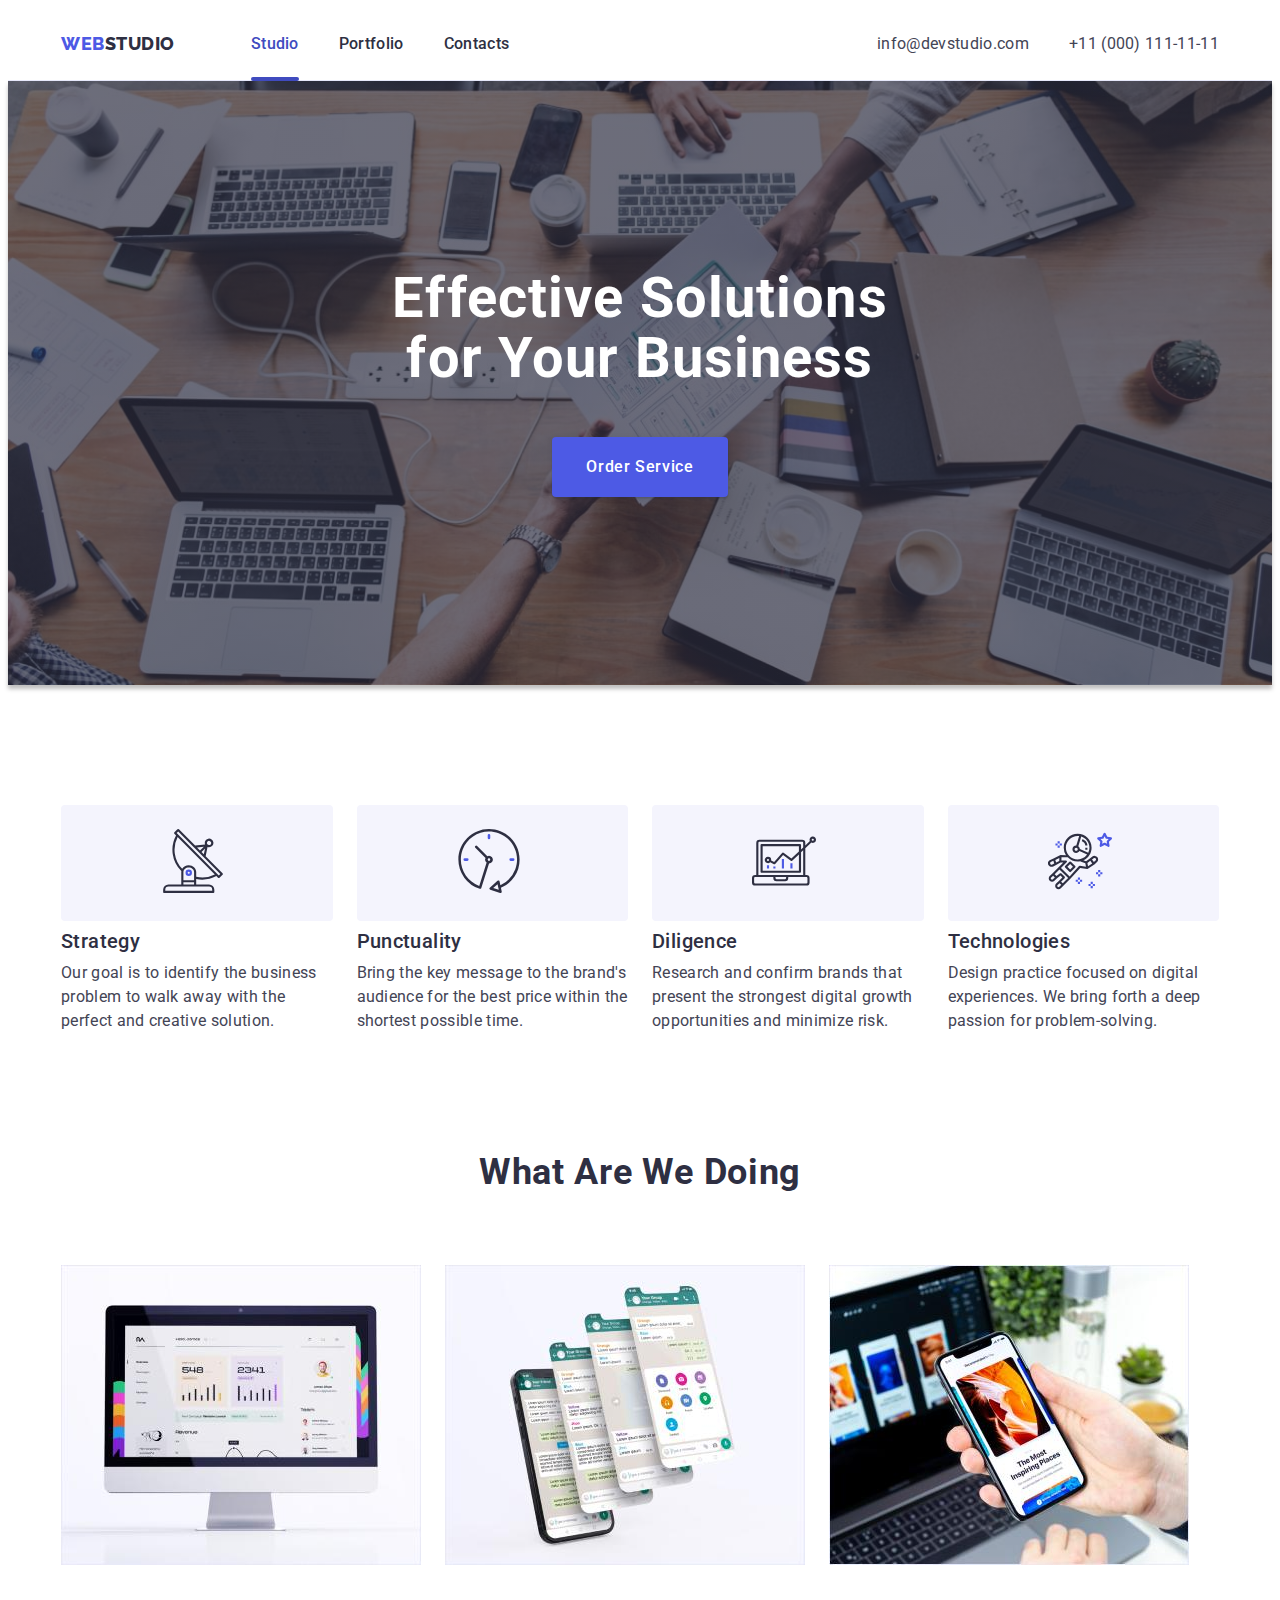
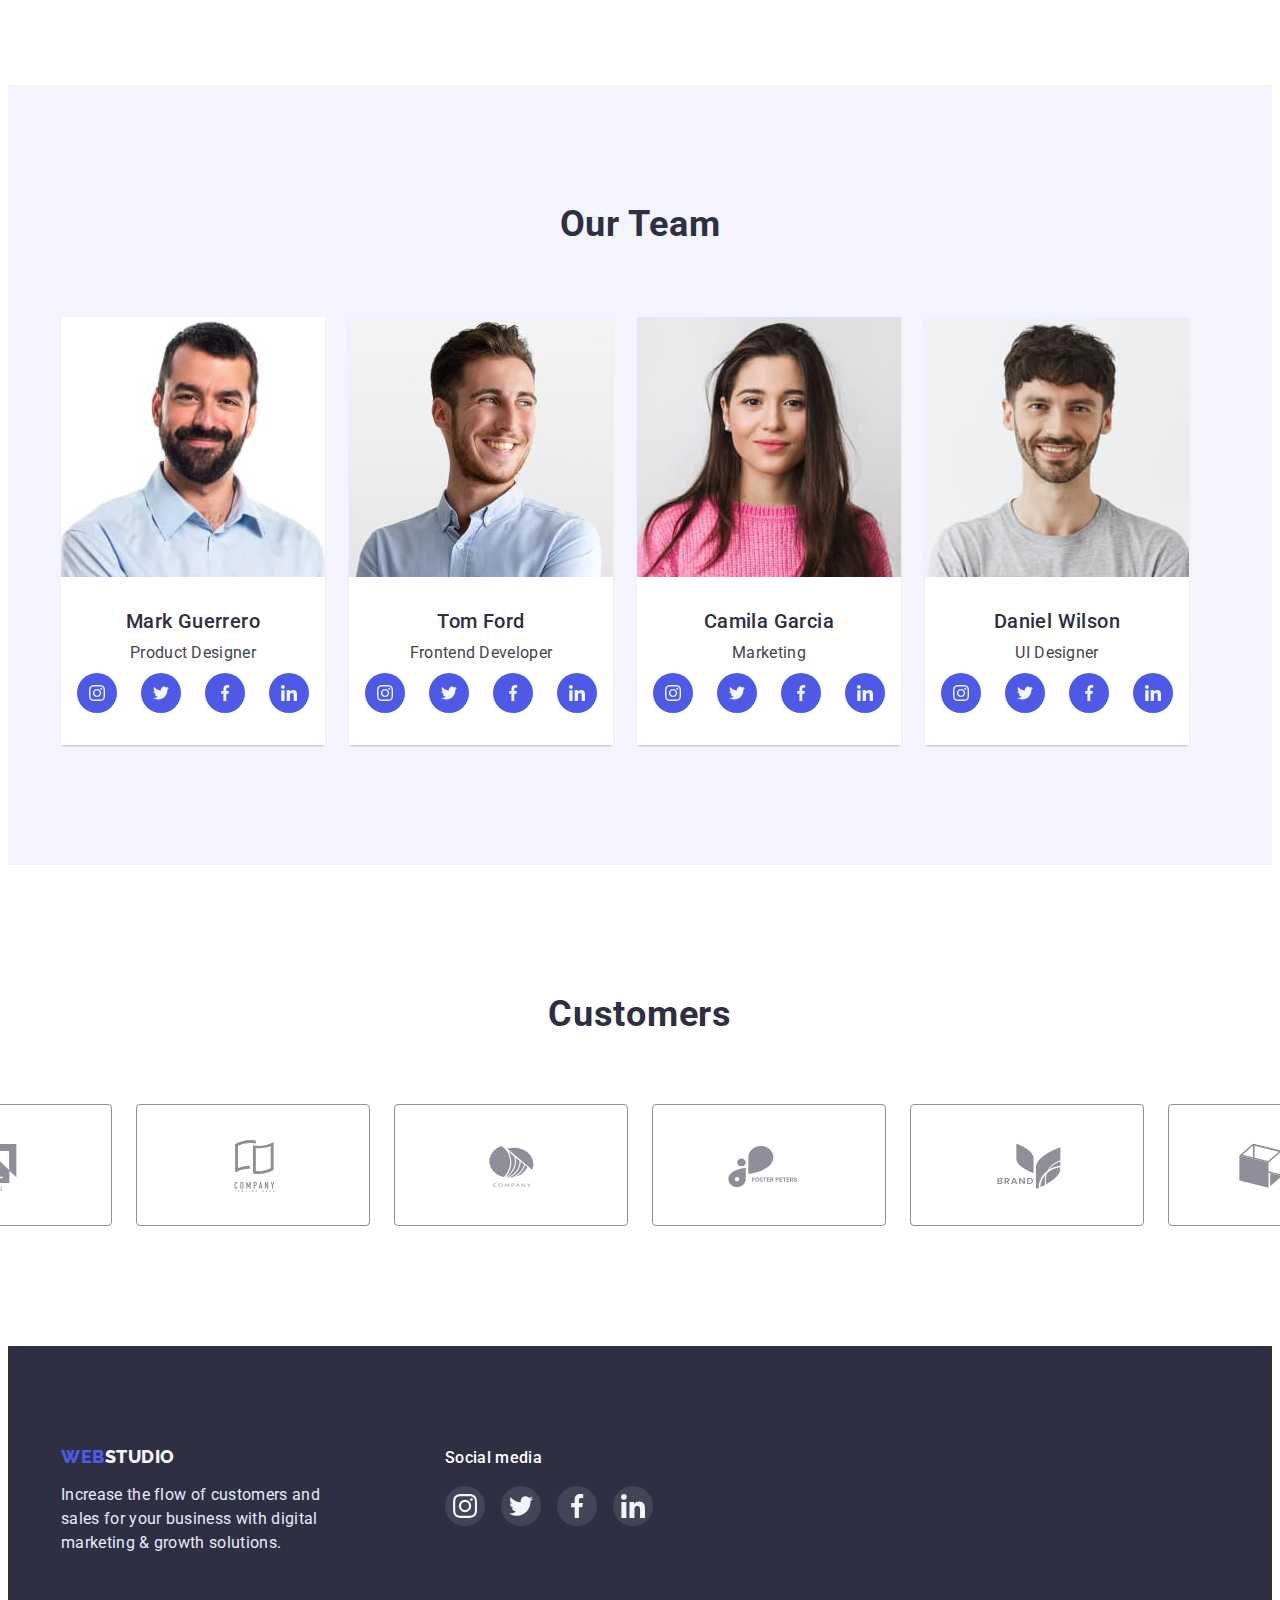
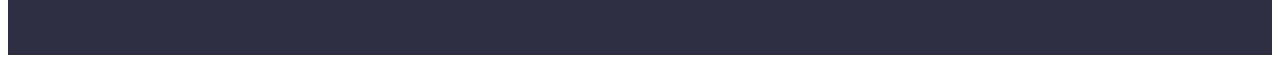
<file: index.html>
<!DOCTYPE html>
<html lang="en">
  <head>
    <meta charset="UTF-8" />
    <meta http-equiv="X-UA-Compatible" content="IE=edge" />
    <meta name="viewport" content="width=device-width, initial-scale=1.0" />
    <title>Main page</title>
  <!-- fonts start -->
    <link rel="preconnect" href="https://fonts.googleapis.com" />
    <link rel="preconnect" href="https://fonts.gstatic.com" crossorigin />
    <link href="https://fonts.googleapis.com/css2?family=Raleway:wght@800&family=Roboto:wght@400;500;700;900&display=swap"
      rel="stylesheet" />
  <!-- fonts end -->

  <!-- Normalize style start-->
    <link rel="stylesheet" href="https://cdnjs.cloudflare.com/ajax/libs/modern-normalize/1.1.0/modern-normalize.min.css"
      integrity="sha512-wpPYUAdjBVSE4KJnH1VR1HeZfpl1ub8YT/NKx4PuQ5NmX2tKuGu6U/JRp5y+Y8XG2tV+wKQpNHVUX03MfMFn9Q=="
      crossorigin="anonymous" referrerpolicy="no-referrer" />
  <!-- Normalize style end-->

  <!-- custom style start -->
    <link rel="stylesheet" href="./css/styles.css" />
  <!-- custom style end -->
  </head>

  <body>
  <!--Секція хедер-->
    <header class="header">
    <div class="container header-container">
      <a class="header-logo" href="">Web<span class="header-logo-span">Studio</span></a>
      <nav class="header-nav">
        <ul class="header-list list">
          <li class="header-list-item">
            <a class="header-link studio link" href="">Studio</a>
          </li>
          <li class="header-list-item">
            <a class="header-link link" href="./portfolio.html">Portfolio</a>
          </li>
          <li class="header-list-item">
            <a class="header-link link" href="">Contacts</a>
          </li>
        </ul>
      </nav>
      <address class="address">
        <ul class="address-list list header-container">
          <li class="address-contacts">
            <a class="address-contacts-link link" href="mailto:info@devstudio.com">info@devstudio.com</a>
          </li>
          <li class="address-contacts">
            <a class="address-contacts-link link" href="tel:+110001111111">+11 (000) 111-11-11</a>
          </li>
        </ul>
      </address>
    </div>
  </header>
  <!--Блок унікального контенту на сторінці-->
    <main>
    <!--Секція Hero-->
      <section class="hero">
      <div class="container hero-container">
        <h1 class="hero-title">Effective Solutions for Your Business</h1>
        <button class="hero-btn" type="button" data-modal-open>Order Service</button>
      </div>
      </section>
    <!--Секція Advantages-->
      <section class="advantages">
        <div class="container">
          <h2 hidden>Advantages</h2>
          <ul class="advantages-list list">
            <li class="advantages-list-item">
            <div class="advantages-list-icon">
              <svg class="advantages-icon" width="64px" height="64px">
                <use href="./images/icons.svg#antenna"></use>
              </svg>
            </div>
            <h3 class="advantages-title undertitle">Strategy</h3>
            <p class="advantages-text text">
              Our goal is to identify the business problem to walk away with the
              perfect and creative solution.
            </p>
            </li>
            <li class="advantages-list-item">
              <div class="advantages-list-icon">
                <svg class="advantages-icon" width="64px" height="64px">
                  <use href="./images/icons.svg#clock"></use>
                </svg>
              </div>
            <h3 class="advantages-title undertitle">Punctuality</h3>
            <p class="advantages-text text">
              Bring the key message to the brand's audience for the best price
              within the shortest possible time.
            </p>
          </li>
          <li class="advantages-list-item">
            <div class="advantages-list-icon">
              <svg class="advantages-icon" width="64px" height="64px">
                <use href="./images/icons.svg#diagram"></use>
              </svg>
            </div>
            <h3 class="advantages-title undertitle">Diligence</h3>
            <p class="advantages-text text">
              Research and confirm brands that present the strongest digital
              growth opportunities and minimize risk.
            </p>
          </li>
          <li class="advantages-list-item">
            <div class="advantages-list-icon">
            <svg class="advantages-icon" width="64px" height="64px">
              <use href="./images/icons.svg#astronaut"></use>
            </svg>
            </div>
            <h3 class="advantages-title undertitle">Technologies</h3>
            <p class="advantages-text text">
              Design practice focused on digital experiences. We bring forth a
              deep passion for problem-solving.
            </p>
          </li>
        </ul>
      </div>
    </section>
    <!--Секція About-->
    <section class="about">
      <div class="container">
        <h2 class="about-title title">What are we doing</h2>
        <ul class="about-list list">
          <li class="about-list-item">
            <img class="about-img" src="./images/img1.jpg" alt="laptop" width="360" height="300" />
          </li>
          <li class="about-list-item">
            <img class="about-img" src="./images/img2.jpg" alt="phone" width="360" height="300" />
          </li>
          <li class="about-list-item">
            <img class="about-img" src="./images/img3.jpg" alt="gadgets" width="360" height="300" />
          </li>
        </ul>
      </div>
    </section>
    <!--Секція Team-->
    <section class="team">
      <div class="container">
        <h2 class="team-title title">Our Team</h2>
        <ul class="team-list list">
          <li class="team-list-item">
            <img src="./images/designer.jpg" alt="a man with a beard" width="264" height="260" />
            <div class="team-text">
              <h3 class="team-name undertitle">Mark Guerrero</h3>
              <p class="team-position text">Product Designer</p>
              <ul class="social-media list">
                <li class="social-media-item">
                  <a class="social-media-link link" href="" target="_blank" rel="noopener noreferrer"
                    aria-lable="instagram">
                    <svg class="social-media-icon" width="16px" height="16px">
                      <use href="./images/icons.svg#instagram"></use>
                    </svg>
                  </a>
                </li>
                <li class="social-media-item">
                  <a class="social-media-link link" href="" target="_blank" rel="noopener noreferrer"
                    aria-lable="twitter">
                    <svg class="social-media-icon" class="social-media-icon" width="16px" height="16px">
                      <use href="./images/icons.svg#twitter"></use>
                    </svg>
                  </a>
                </li>
                <li class="social-media-item"><a class="social-media-link link" href="" target="_blank"
                    rel="noopener noreferrer" aria-lable="facebook">
                    <svg class="social-media-icon" width="16px" height="16px">
                      <use href="./images/icons.svg#facebook"></use>
                    </svg>
                  </a>
                </li>
                <li class="social-media-item">
                  <a class="social-media-link link" href="" target="_blank"
                    rel="noopener noreferrer" aria-lable="linkedin">
                    <svg class="social-media-icon" width="16px" height="16px">
                      <use href="./images/icons.svg#linkedin"></use>
                    </svg>
                  </a>
                </li>
              </ul>
            </div>
          </li>
          <li class="team-list-item">
            <img src="./images/developer.jpg" alt="a young man" width="264" height="260" />
            <div class="team-text">
              <h3 class="team-name undertitle">Tom Ford</h3>
              <p class="team-position text">Frontend Developer</p>
              <ul class="social-media list">
                <li class="social-media-item">
                  <a class="social-media-link link" href="" target="_blank" rel="noopener noreferrer"
                    aria-lable="instagram">
                    <svg class="social-media-icon" width="16px" height="16px">
                      <use href="./images/icons.svg#instagram"></use>
                    </svg>
                  </a>
                </li>
                <li class="social-media-item">
                  <a class="social-media-link link" href="" target="_blank" rel="noopener noreferrer"
                    aria-lable="twitter">
                    <svg class="social-media-icon" width="16px" height="16px">
                      <use href="./images/icons.svg#twitter"></use>
                    </svg>
                  </a>
                </li>
                <li class="social-media-item"><a class="social-media-link link" href="" target="_blank"
                    rel="noopener noreferrer" aria-lable="facebook">
                    <svg class="social-media-icon" width="16px" height="16px">
                      <use href="./images/icons.svg#facebook"></use>
                    </svg>
                  </a>
                </li>
                <li class="social-media-item"><a class="social-media-link link" href="" target="_blank"
                    rel="noopener noreferrer" aria-lable="linkedin">
                    <svg class="social-media-icon" width="16px" height="16px">
                      <use href="./images/icons.svg#linkedin"></use>
                    </svg>
                  </a>
                </li>
              </ul>
            </div>
          </li>
          <li class="team-list-item">
            <img src="./images/marketing.jpg" alt="a woman with a long black hair" width="264" height="260" />
            <div class="team-text">
              <h3 class="team-name undertitle">Camila Garcia</h3>
              <p class="team-position text">Marketing</p>
              <ul class="social-media list">
                <li class="social-media-item">
                  <a class="social-media-link link" href="" target="_blank" rel="noopener noreferrer"
                    aria-lable="instagram">
                    <svg class="social-media-icon" width="16px" height="16px">
                      <use href="./images/icons.svg#instagram"></use>
                    </svg>
                  </a>
                </li>
                <li class="social-media-item">
                  <a class="social-media-link link" href="" target="_blank" rel="noopener noreferrer"
                    aria-lable="twitter">
                    <svg class="social-media-icon" width="16px" height="16px">
                      <use href="./images/icons.svg#twitter"></use>
                    </svg>
                  </a>
                </li>
                <li class="social-media-item"><a class="social-media-link link" href="" target="_blank"
                    rel="noopener noreferrer" aria-lable="facebook">
                    <svg class="social-media-icon" width="16px" height="16px">
                      <use href="./images/icons.svg#facebook"></use>
                    </svg>
                  </a>
                </li>
                <li class="social-media-item"><a class="social-media-link link" href="" target="_blank"
                    rel="noopener noreferrer" aria-lable="linkedin">
                    <svg class="social-media-icon" width="16px" height="16px">
                      <use href="./images/icons.svg#linkedin"></use>
                    </svg>
                  </a>
                </li>
              </ul>
            </div>
          </li>
          <li class="team-list-item">
            <img src="./images/uidesigner.jpg" alt="a man with a short haircut" width="264" height="260" />
            <div class="team-text">
              <h3 class="team-name undertitle">Daniel Wilson</h3>
              <p class="team-position text">UI Designer</p>
              <ul class="social-media list">
                <li class="social-media-item">
                  <a class="social-media-link link" href="" target="_blank" rel="noopener noreferrer"
                    aria-lable="instagram">
                    <svg class="social-media-icon" width="16px" height="16px">
                      <use href="./images/icons.svg#instagram"></use>
                    </svg>
                  </a>
                </li>
                <li class="social-media-item">
                  <a class="social-media-link link" href="" target="_blank" rel="noopener noreferrer"
                    aria-lable="twitter">
                    <svg class="social-media-icon" width="16px" height="16px">
                      <use href="./images/icons.svg#twitter"></use>
                    </svg>
                  </a>
                </li>
                <li class="social-media-item"><a class="social-media-link link" href="" target="_blank"
                    rel="noopener noreferrer" aria-lable="facebook">
                    <svg class="social-media-icon" width="16px" height="16px">
                      <use href="./images/icons.svg#facebook"></use>
                    </svg>
                  </a>
                </li>
                <li class="social-media-item"><a class="social-media-link link" href="" target="_blank"
                    rel="noopener noreferrer" aria-lable="linkedin">
                    <svg class="social-media-icon" width="16px" height="16px">
                      <use href="./images/icons.svg#linkedin"></use>
                    </svg>
                  </a>
                </li>
              </ul>
            </div>
          </li>
        </ul>
      </div>
    </section>
    <!-- Секція Customers -->
    <section class="customers">
      <div class="container">
        <h2 class="customers-title title">Customers</h2>
        <ul class="customers-list list">
          <li class="customers-item">
            <a class="customers-item-link link" href="" target="_blank" rel="noopener noreferrer" aria-lable="">
              <svg class="customers-item-icon" width="104px" height="56px">
                <use href="./images/icons.svg#Logo"></use>
              </svg>
            </a>
          </li>
          <li class="customers-item"><a class="customers-item-link link" href="" target="_blank"
              rel="noopener noreferrer" aria-lable=""><svg class="customers-item-icon" width="104px" height="56px">
                <use href="./images/icons.svg#Logo-1"></use>
              </svg></a></li>
          <li class="customers-item"><a class="customers-item-link link" href="" target="_blank"
              rel="noopener noreferrer" aria-lable=""><svg class="customers-item-icon" width="104px" height="56px">
                <use href="./images/icons.svg#Logo-2"></use>
              </svg></a></li>
          <li class="customers-item"><a class="customers-item-link link" href="" target="_blank"
              rel="noopener noreferrer" aria-lable=""><svg class="customers-item-icon" width="104px" height="56px">
                <use href="./images/icons.svg#Logo-3"></use>
              </svg></a></li>
          <li class="customers-item"><a class="customers-item-link link" href="" target="_blank"
              rel="noopener noreferrer" aria-lable=""><svg class="customers-item-icon" width="104px" height="56px">
                <use href="./images/icons.svg#Logo-4"></use>
              </svg></a></li>
          <li class="customers-item"><a class="customers-item-link link" href="" target="_blank"
              rel="noopener noreferrer" aria-lable=""><svg class="customers-item-icon" width="104px" height="56px">
                <use href="./images/icons.svg#Logo-5"></use>
              </svg></a></li>
        </ul>
      </div>
    </section>
  </main>
  <!--Секція Футер-->
  <footer class="footer">
    <div class="container footer-container">
      <div class="footer-column">
        <a class="footer-logo" href="">Web<span class="footer-logo-span">Studio</span></a>
          <p class="footer-text">
            Increase the flow of customers and sales for your business with digital
            marketing & growth solutions.
          </p>
      </div>
    <!-- Футер соцмережі -->
      <div class="footer-group">
        <h3 class="footer-social-title">Social media</h3>
        <ul class="footer-social-list list">
          <li class="footer-social-link link"><a class="footer-social-item" href=""><svg width="24px" height="24px">
            <use class="footer-social-icons" href="./images/icons.svg#instagram"></use>
          </svg> </a></li>
          <li class="footer-social-link link"><a class="footer-social-item" href=""><svg width="24px" height="24px">
            <use class="footer-social-icons" href="./images/icons.svg#twitter"></use>
          </svg> </a></li>
          <li class="footer-social-link link"><a class="footer-social-item" href=""><svg width="24px" height="24px">
            <use class="footer-social-icons" href="./images/icons.svg#facebook"></use>
          </svg> </a></li>
          <li class="footer-social-link link"><a class="footer-social-item" href=""><svg width="24px" height="24px">
            <use class="footer-social-icons" href="./images/icons.svg#linkedin"></use>
          </svg> </a></li>
        </ul>
      </div>
      </div>
    </footer>
    <div class="backdrop is-hidden" data-modal>
      <div class="modal">
        <button type="button" class="model-close-btn" data-modal-close>
          <svg class="model-close-btn-icon" width="8px" height="8px">
            <use href="./images/icons.svg#close"></use>
          </svg>
        </button>
        <h2 class="modal-title">Leave your contacts and we will call you back</h2>
        <form class="modal-form">
          <div class="modal-form-input-wrap">
            <p class="modal-form-input-name">Name</p>
            <input type="text" class="modal-form-input">
          </div>
          <div class="modal-form-input-wrap">
            <p class="modal-form-input-name">Phone</p>
            <input type="text" class="modal-form-input">
          </div>
          <div class="modal-form-input-wrap">
            <p class="modal-form-input-name">Email</p>
            <input type="text" class="modal-form-input">
          </div>
          <div class="modal-form-input-wrap">
          <p class="modal-form-input-name">Comment</p>
          <textarea name="" class="contact-input-message"></textarea>
          </div>          
        </form>
      </div>
    </div>
    <script src="./js/modal.js"></script>
  </body>
</html>
</file>
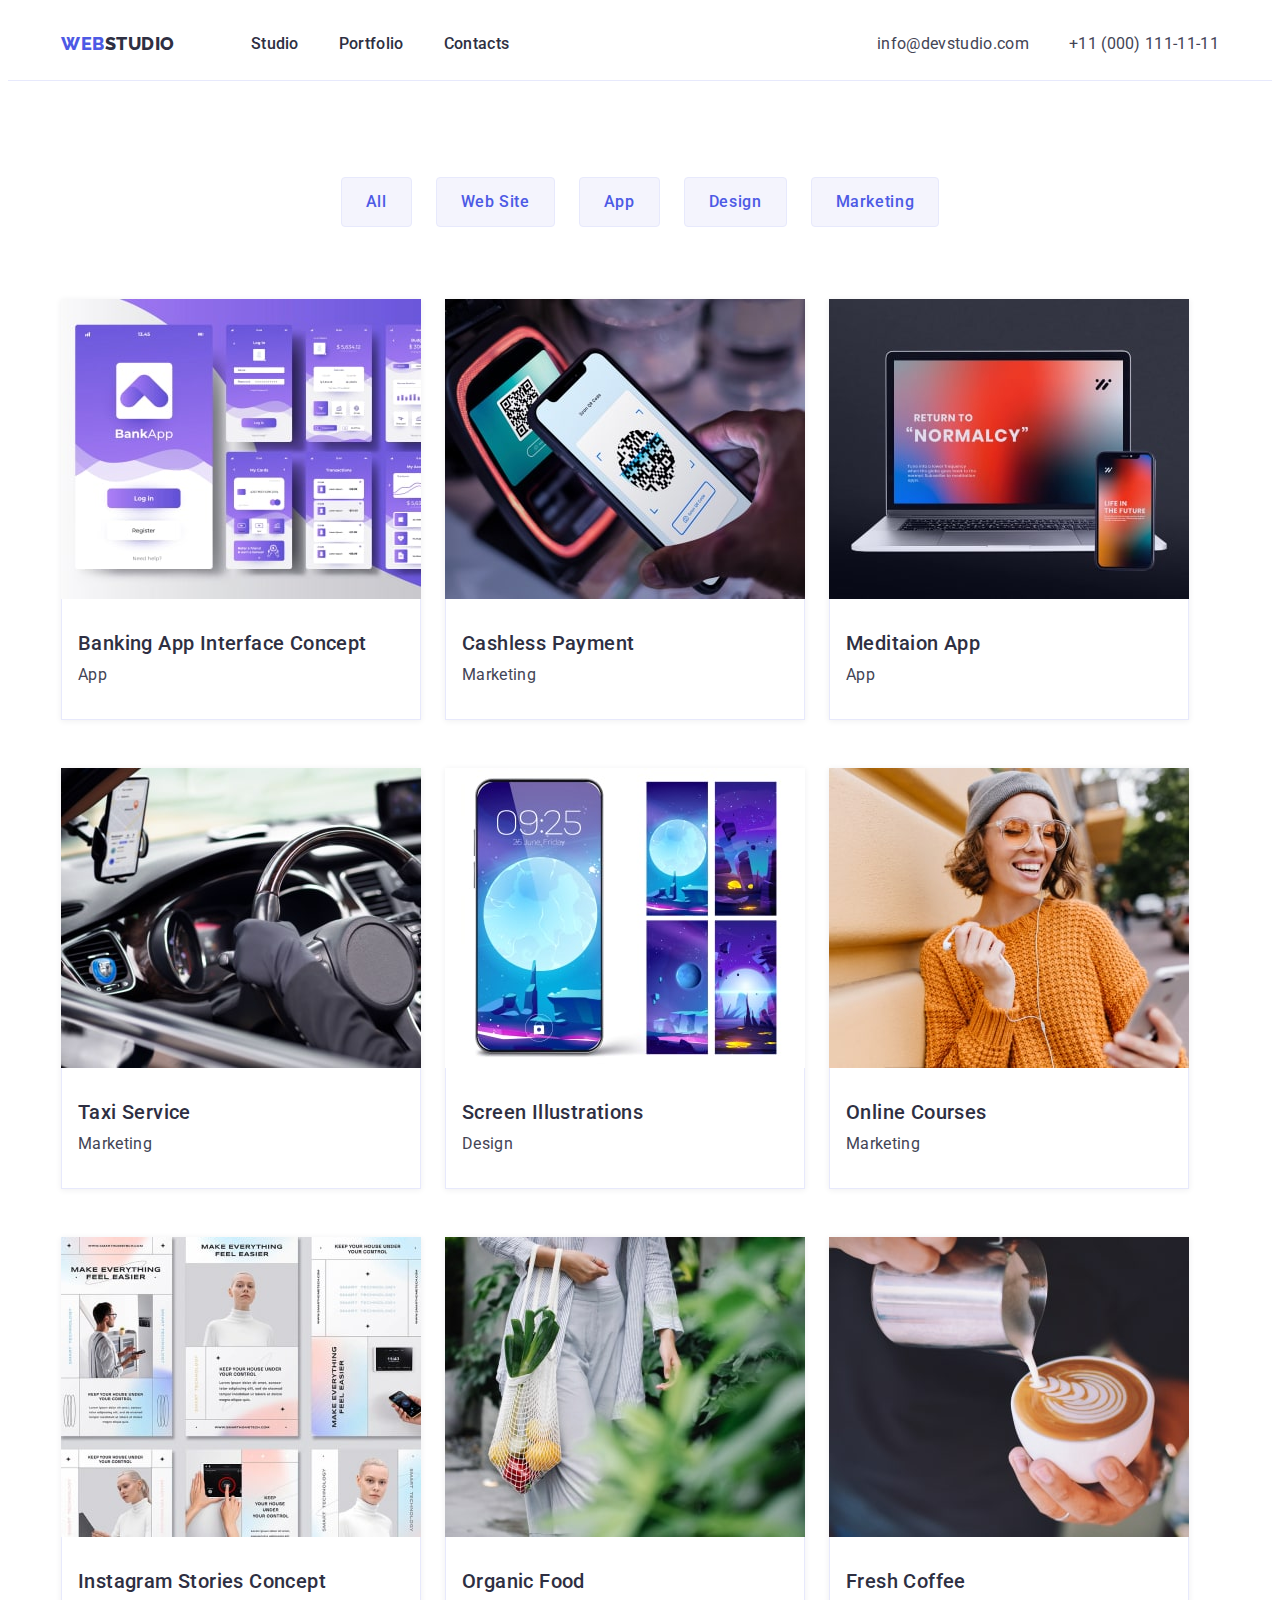
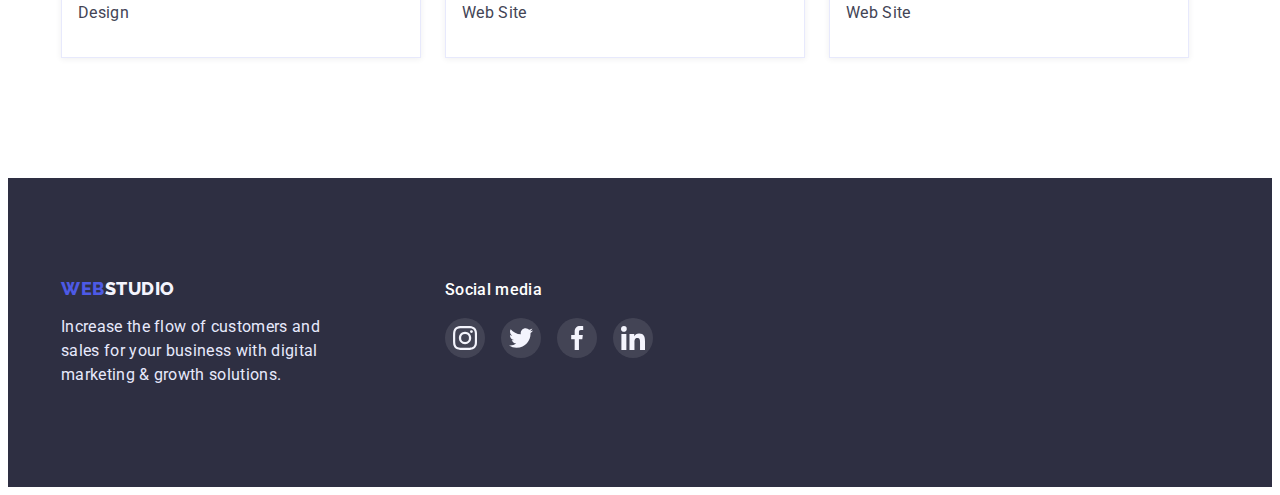
<file: portfolio.html>
<!DOCTYPE html>
<html lang="en">
  <head>
    <meta charset="UTF-8" />
    <meta http-equiv="X-UA-Compatible" content="IE=edge" />
    <meta name="viewport" content="width=device-width, initial-scale=1.0" />
    <title>Portfolio</title>
    <!-- fonts start -->
    <link rel="preconnect" href="https://fonts.googleapis.com" />
    <link rel="preconnect" href="https://fonts.gstatic.com" crossorigin />
    <link
      href="https://fonts.googleapis.com/css2?family=Raleway:wght@800&family=Roboto:wght@400;500;700;900&display=swap"
      rel="stylesheet"
    />
    <!-- fonts end -->

    <!-- Normalize style start-->
    <link rel="stylesheet" href="https://cdnjs.cloudflare.com/ajax/libs/modern-normalize/1.1.0/modern-normalize.min.css" integrity="sha512-wpPYUAdjBVSE4KJnH1VR1HeZfpl1ub8YT/NKx4PuQ5NmX2tKuGu6U/JRp5y+Y8XG2tV+wKQpNHVUX03MfMFn9Q==" crossorigin="anonymous" referrerpolicy="no-referrer" />
    <!-- Normalize style end-->
    
    <!-- custom style start -->
    <link rel="stylesheet" href="./css/styles.css" />
    <!-- custom style  -->
  </head>
  <body>
    <!--Секція хедер-->
    <header class="header">
      <div class="container header-container">
        <a class="header-logo" href="">Web<span class="header-logo-span">Studio</span></a>
        <nav class="header-nav">
          <ul class="header-list list">
            <li class="header-list-item">
              <a class="header-link link" href="./index.html">Studio</a>
            </li>
            <li class="header-list-item">
              <a class="header-link link" href="">Portfolio</a>
            </li>
            <li class="header-list-item">
              <a class="header-link link" href="">Contacts</a>
            </li>
          </ul>
        </nav>
        <address class="address">
          <ul class="address-list list header-container">
            <li class="address-contacts">
              <a
                class="address-contacts-link link"
                href="mailto:info@devstudio.com"
                >info@devstudio.com</a>
            </li>
            <li class="address-contacts">
              <a class="address-contacts-link link" href="tel:+110001111111"
                >+11 (000) 111-11-11</a>
            </li>
          </ul>
        </address>
      </div>
    </header>
    <!--Блок унікального контенту на сторінці-->
    <main>
      <!--Секція Портфоліо-->
      <section class="portfolio">
        <div class="container portfolio-container">
          <!-- Кнопки в Портфоліо -->
          <h1 class="visually-hidden">Portfolio</h1>
          <ul class="btn-list list">
            <li class="btn-list-item"><button class="btn-button">All</button></li>
            <li class="btn-list-item">
              <button class="btn-button">Web Site</button>
            </li>
            <li class="btn-list-item"><button class="btn-button">App</button></li>
            <li class="btn-list-item">
              <button class="btn-button">Design</button>
            </li>
            <li class="btn-list-item">
              <button class="btn-button">Marketing</button>
            </li>
          </ul>
            <!--Портфоліо-->
        <ul class="portfolio-list list">
          <li class="portfolio-list-item">
            <a class="portfolio-link-item link" href="">
              <div class="portfolio-image-wrap">
                <img class="portfolio-img" src="./images/img4.jpg" alt="online
                  banking" width="360" height="300" />
                  <p class="overlay">14 Stylish and User-Friendly App Design Concepts · Task Manager App · Calorie Tracker App · Exotic Fruit Ecommerce App · Cloud Storage App</p>
              </div>
              <div class="portfolio-box">
                <h2 class="portfolio-img-title undertitle">Banking App Interface Concept</h2>
                <p class="portfolio-text text">App</p>
              </div>
            </a>
          </li>
          <li class="portfolio-list-item">
            <a class="portfolio-link-item link" href="">
              <div class="portfolio-image-wrap">
            <img class="portfolio-img" src="./images/img5.jpg" alt="payment
            online"  width="360" height="300" />
            <p class="overlay">14 Stylish and User-Friendly App Design Concepts · Task Manager App · Calorie Tracker App · Exotic Fruit Ecommerce App · Cloud Storage App</p>
              </div>
            <div class="portfolio-box">
              <h2 class="portfolio-img-title undertitle">Cashless Payment</h2>
              <p class="portfolio-text text">Marketing</p>
            </div>
            </a>
          </li>
          <li class="portfolio-list-item">
            <a class="portfolio-link-item link" href="">
              <div class="portfolio-image-wrap">
            <img class="portfolio-img" src="./images/img6.jpg" alt="apps for
            gadgets" width="360" height="300" />
            <p class="overlay">14 Stylish and User-Friendly App Design Concepts · Task Manager App · Calorie Tracker App · Exotic Fruit Ecommerce App · Cloud Storage App</p>
              </div>
            <div class="portfolio-box">
              <h2 class="portfolio-img-title undertitle">Meditaion App</h2>
              <p class="portfolio-text text">App</p>
            </div>
            </a>
          </li>
          <li class="portfolio-list-item">
            <a class="portfolio-link-item link" href="">
              <div class="portfolio-image-wrap">
            <img class="portfolio-img" src="./images/img7.jpg" alt="app for
            calling a taxi" width="360" height="300" />
            <p class="overlay">14 Stylish and User-Friendly App Design Concepts · Task Manager App · Calorie Tracker App · Exotic Fruit Ecommerce App · Cloud Storage App</p>
            </div>
            <div class="portfolio-box">
              <h2 class="portfolio-img-title undertitle">Taxi Service</h2>
              <p class="portfolio-text text">Marketing</p>
            </div>
            </a>
          </li>
          <li class="portfolio-list-item">
            <a class="portfolio-link-item link" href="">
              <div class="portfolio-image-wrap">
            <img class="portfolio-img" src="./images/img8.jpg" alt="design for
            screen" width="360" height="300" />
            <p class="overlay">14 Stylish and User-Friendly App Design Concepts · Task Manager App · Calorie Tracker App · Exotic Fruit Ecommerce App · Cloud Storage App</p>
            </div>
            <div class="portfolio-box">
              <h2 class="portfolio-img-title undertitle">Screen Illustrations</h2>
              <p class="portfolio-text text">Design</p>
            </div>
            </a>
          </li>
          <li class="portfolio-list-item">
            <a class="portfolio-link-item link" href="">
              <div class="portfolio-image-wrap">
            <img class="portfolio-img" src="./images/img9.jpg" alt="a girl in
            yellow glasses" width="360" height="300" />
            <p class="overlay">14 Stylish and User-Friendly App Design Concepts · Task Manager App · Calorie Tracker App · Exotic Fruit Ecommerce App · Cloud Storage App</p>
            </div>
            <div class="portfolio-box">
              <h2 class="portfolio-img-title undertitle">Online Courses</h2>
              <p class="portfolio-text text">Marketing</p>
            </div>
            </a>
          </li>
          <li class="portfolio-list-item">
            <a class="portfolio-link-item link" href="">
              <div class="portfolio-image-wrap">
            <img class="portfolio-img" src="./images/img10.jpg" alt="a lot of
            fashion pages" width="360" height="300" />
            <p class="overlay">14 Stylish and User-Friendly App Design Concepts · Task Manager App · Calorie Tracker App · Exotic Fruit Ecommerce App · Cloud Storage App</p>
            </div>
            <div class="portfolio-box">
              <h2 class="portfolio-img-title undertitle">Instagram Stories Concept</h2>
              <p class="portfolio-text text">Design</p>
            </div>
            </a>
          </li>
          <li class="portfolio-list-item">
            <a class="portfolio-link-item link" href="">
              <div class="portfolio-image-wrap">
            <img class="portfolio-img" src="./images/img11.jpg" alt="fruits and
            vegetables in the bag" width="360" height="300" />
            <p class="overlay">14 Stylish and User-Friendly App Design Concepts · Task Manager App · Calorie Tracker App · Exotic Fruit Ecommerce App · Cloud Storage App</p>
            </div>
            <div class="portfolio-box">
              <h2 class="portfolio-img-title undertitle">Organic Food</h2>
              <p class="portfolio-text text">Web Site</p>
            </div>
            </a>
          </li>
          <li class="portfolio-list-item">
            <a class="portfolio-link-item link" href="">
              <div class="portfolio-image-wrap">
            <img class="portfolio-img" src="./images/img12.jpg" alt="coffee in
            a white cup" width="360" height="300" />
            <p class="overlay">14 Stylish and User-Friendly App Design Concepts · Task Manager App · Calorie Tracker App · Exotic Fruit Ecommerce App · Cloud Storage App</p>
            </div>
            <div class="portfolio-box">
              <h2 class="portfolio-img-title undertitle">Fresh Coffee</h2>
              <p class="portfolio-text text">Web Site</p>
            </div>
            </a>
          </li>
        </ul>
      </div>
      </section>
    </main>
    <!--Секція Футер-->
  <footer class="footer">
    <div class="container footer-container">
      <div class="footer-column">
        <a class="footer-logo" href="">Web<span class="footer-logo-span">Studio</span></a>
          <p class="footer-text">
            Increase the flow of customers and sales for your business with digital
            marketing & growth solutions.
          </p>
      </div>
    <!-- Футер соцмережі -->
      <div class="footer-group">
        <h3 class="footer-social-title">Social media</h3>
        <ul class="footer-social-list list">
          <li class="footer-social-link link"><a class="footer-social-item" href=""><svg width="24px" height="24px">
            <use class="footer-social-icons" href="./images/icons.svg#instagram"></use>
          </svg> </a></li>
          <li class="footer-social-link link"><a class="footer-social-item" href=""><svg width="24px" height="24px">
            <use class="footer-social-icons" href="./images/icons.svg#twitter"></use>
          </svg> </a></li>
          <li class="footer-social-link link"><a class="footer-social-item" href=""><svg width="24px" height="24px">
            <use class="footer-social-icons" href="./images/icons.svg#facebook"></use>
          </svg> </a></li>
          <li class="footer-social-link link"><a class="footer-social-item" href=""><svg width="24px" height="24px">
            <use class="footer-social-icons" href="./images/icons.svg#linkedin"></use>
          </svg> </a></li>
        </ul>
      </div>
    </div>
  </footer>
  </body>
</html>
</file>
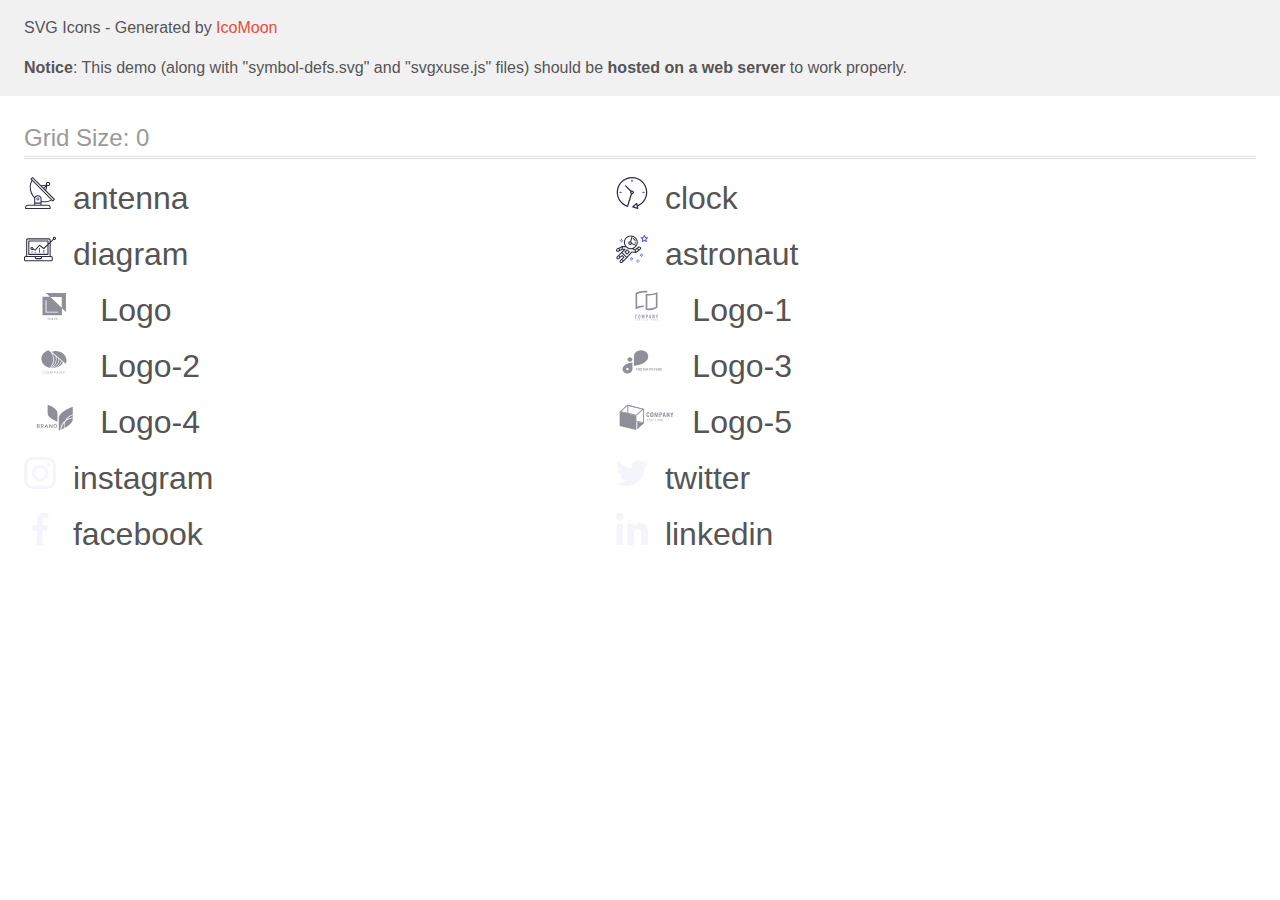
<file: images/icons/demo-external-svg.html>
<!doctype html>
<html>
<head>
    <title>IcoMoon - SVG Icons</title>
    <meta charset="utf-8">
    <meta name="viewport" content="width=device-width, initial-scale=1">
    <link rel="stylesheet" href="demo-files/demo.css">
    <link rel="stylesheet" href="style.css">
</head>
<body>
<header class="bgc1 clearfix">
<div class="mhl">
    <p>SVG Icons - Generated by <a href="https://icomoon.io/app">IcoMoon</a></p><p><strong>Notice</strong>: This demo (along with "symbol-defs.svg" and "svgxuse.js" files) should be <b>hosted on a web server</b> to work properly.</p>
</div>
</header>
    <div class="clearfix mhl ptl">
        <h1 class="mvm mtn fgc1">Grid Size: 0</h1>
        <div class="glyph fs1">
            <div class="clearfix pbs">
                <svg class="icon antenna"><use xlink:href="symbol-defs.svg#antenna"></use></svg><span class="name"> antenna</span>
            </div>
        </div>
        <div class="glyph fs1">
            <div class="clearfix pbs">
                <svg class="icon clock"><use xlink:href="symbol-defs.svg#clock"></use></svg><span class="name"> clock</span>
            </div>
        </div>
        <div class="glyph fs1">
            <div class="clearfix pbs">
                <svg class="icon diagram"><use xlink:href="symbol-defs.svg#diagram"></use></svg><span class="name"> diagram</span>
            </div>
        </div>
        <div class="glyph fs1">
            <div class="clearfix pbs">
                <svg class="icon astronaut"><use xlink:href="symbol-defs.svg#astronaut"></use></svg><span class="name"> astronaut</span>
            </div>
        </div>
        <div class="glyph fs1">
            <div class="clearfix pbs">
                <svg class="icon Logo"><use xlink:href="symbol-defs.svg#Logo"></use></svg><span class="name"> Logo</span>
            </div>
        </div>
        <div class="glyph fs1">
            <div class="clearfix pbs">
                <svg class="icon Logo-1"><use xlink:href="symbol-defs.svg#Logo-1"></use></svg><span class="name"> Logo-1</span>
            </div>
        </div>
        <div class="glyph fs1">
            <div class="clearfix pbs">
                <svg class="icon Logo-2"><use xlink:href="symbol-defs.svg#Logo-2"></use></svg><span class="name"> Logo-2</span>
            </div>
        </div>
        <div class="glyph fs1">
            <div class="clearfix pbs">
                <svg class="icon Logo-3"><use xlink:href="symbol-defs.svg#Logo-3"></use></svg><span class="name"> Logo-3</span>
            </div>
        </div>
        <div class="glyph fs1">
            <div class="clearfix pbs">
                <svg class="icon Logo-4"><use xlink:href="symbol-defs.svg#Logo-4"></use></svg><span class="name"> Logo-4</span>
            </div>
        </div>
        <div class="glyph fs1">
            <div class="clearfix pbs">
                <svg class="icon Logo-5"><use xlink:href="symbol-defs.svg#Logo-5"></use></svg><span class="name"> Logo-5</span>
            </div>
        </div>
        <div class="glyph fs1">
            <div class="clearfix pbs">
                <svg class="icon instagram"><use xlink:href="symbol-defs.svg#instagram"></use></svg><span class="name"> instagram</span>
            </div>
        </div>
        <div class="glyph fs1">
            <div class="clearfix pbs">
                <svg class="icon twitter"><use xlink:href="symbol-defs.svg#twitter"></use></svg><span class="name"> twitter</span>
            </div>
        </div>
        <div class="glyph fs1">
            <div class="clearfix pbs">
                <svg class="icon facebook"><use xlink:href="symbol-defs.svg#facebook"></use></svg><span class="name"> facebook</span>
            </div>
        </div>
        <div class="glyph fs1">
            <div class="clearfix pbs">
                <svg class="icon linkedin"><use xlink:href="symbol-defs.svg#linkedin"></use></svg><span class="name"> linkedin</span>
            </div>
        </div>
  </div>
<script defer src="svgxuse.js"></script>
</body>
</html>
</file>
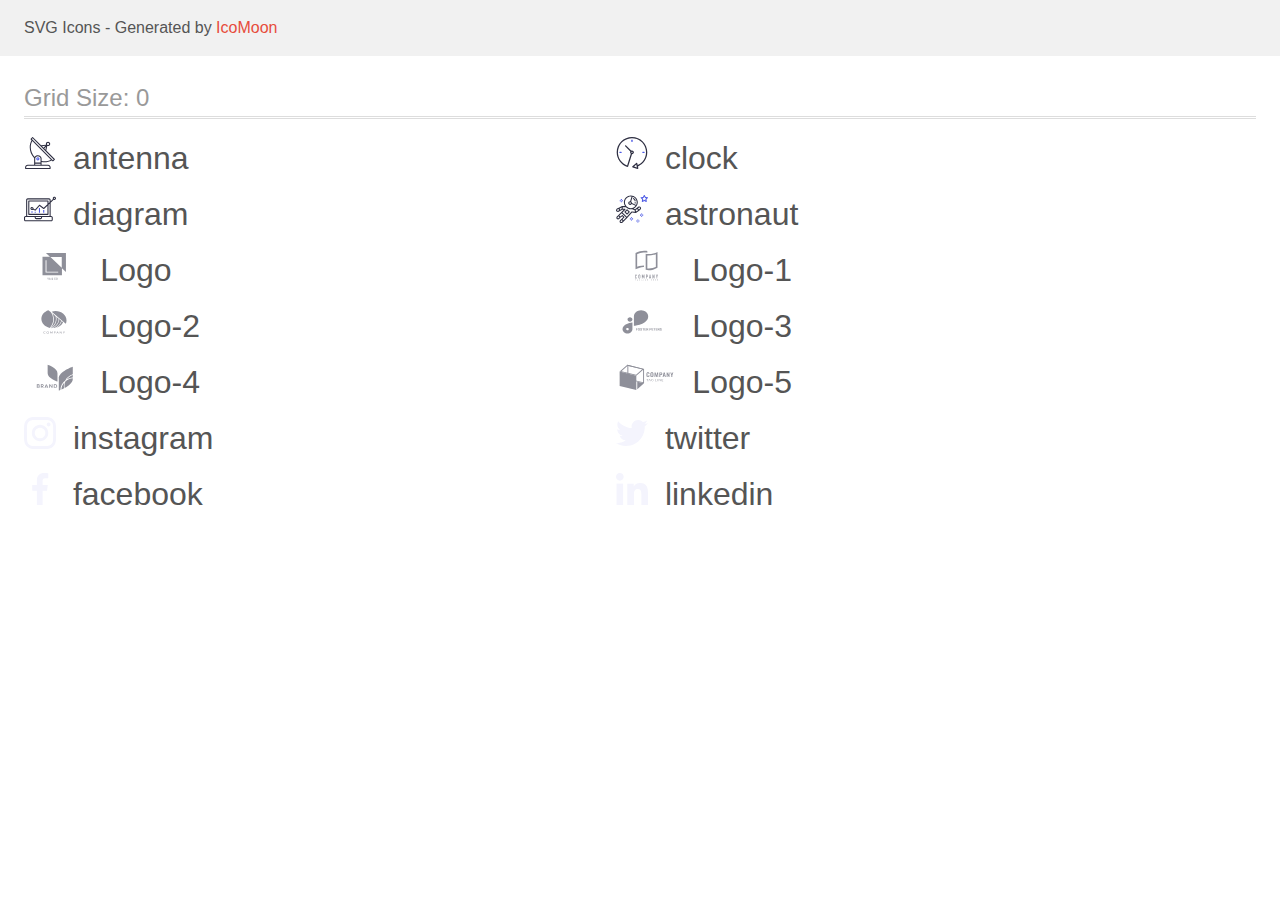
<file: images/icons/demo.html>
<!doctype html>
<html>
<head>
    <title>IcoMoon - SVG Icons</title>
    <meta charset="utf-8">
    <meta name="viewport" content="width=device-width, initial-scale=1">
    <link rel="stylesheet" href="demo-files/demo.css">
    <link rel="stylesheet" href="style.css">
</head>
<body>
<svg aria-hidden="true" style="position: absolute; width: 0; height: 0; overflow: hidden;" version="1.1" xmlns="http://www.w3.org/2000/svg" xmlns:xlink="http://www.w3.org/1999/xlink">
<defs>
<symbol id="antenna" viewBox="0 0 32 32">
<path fill="#2e2f42" style="fill: var(--color1, #2e2f42)" d="M30.773 22.098l-8.443-8.505 0.937-4.615c0.242 0.094 0.499 0.144 0.758 0.146h0.006c1.192 0.014 2.17-0.941 2.184-2.133s-0.941-2.17-2.133-2.184c-1.192-0.014-2.17 0.941-2.184 2.133-0.003 0.255 0.039 0.509 0.125 0.749l-4.96 0.605-8.091-8.133c-0.099-0.101-0.235-0.159-0.377-0.16-0.14 0.001-0.274 0.056-0.373 0.155l-1.513 1.504c-0.208 0.208-0.208 0.546 0 0.754l0.814 0.826c-3.153 5.798-2.129 12.978 2.519 17.663 0.043 0.041 0.092 0.074 0.146 0.098-0.034 0.18-0.051 0.364-0.052 0.547v6.187h-6.4c-1.472 0.002-2.665 1.195-2.667 2.667v1.067c0 0.295 0.239 0.533 0.533 0.533h24.533c0.295 0 0.533-0.239 0.533-0.533v-1.067c-0.002-1.472-1.195-2.665-2.667-2.667h-6.4v-2.742c1.003 0.21 2.024 0.317 3.049 0.32 2.458-0.003 4.877-0.615 7.040-1.783l0.818 0.823c0.099 0.101 0.235 0.159 0.377 0.16 0.14-0.001 0.274-0.056 0.373-0.155l1.513-1.504c0.208-0.208 0.208-0.546 0-0.754zM23.28 6.233c0.418-0.415 1.093-0.414 1.509 0.004s0.414 1.093-0.004 1.508c-0.2 0.199-0.47 0.31-0.752 0.31h-0.003c-0.589-0.003-1.064-0.483-1.061-1.072 0.002-0.282 0.115-0.552 0.314-0.751h-0.002zM22.024 9.738l-0.598 2.946-1.175-1.182 1.774-1.763zM21.419 8.836l-1.92 1.909-1.485-1.493 3.405-0.415zM24.004 28.8c0.884 0 1.6 0.716 1.6 1.6v0.533h-23.467v-0.533c0-0.884 0.716-1.6 1.6-1.6h20.267zM16.537 26.667v1.067h-5.333v-1.067h5.333zM11.204 25.6v-4.053c0-1.294 1.196-2.347 2.667-2.347s2.667 1.053 2.667 2.347v4.053h-5.333zM17.604 23.904v-2.357c0-1.882-1.675-3.413-3.733-3.413-1.331-0.020-2.576 0.657-3.281 1.786-4.058-4.274-4.971-10.645-2.279-15.887l18.602 18.708c-2.872 1.461-6.165 1.873-9.309 1.163zM28.893 23.22l-21.057-21.181 0.755-0.752 7.935 7.98c0.004 0 0.006 0.007 0.010 0.010l13.115 13.191-0.757 0.752z"></path>
<path fill="#4d5ae5" style="fill: var(--color2, #4d5ae5)" d="M13.876 20.267h-0.005c-0.884-0.001-1.601 0.714-1.602 1.598s0.714 1.601 1.598 1.602h0.005c0.884 0.001 1.601-0.714 1.602-1.598s-0.714-1.601-1.598-1.602zM14.249 22.245c-0.1 0.1-0.236 0.156-0.378 0.155-0.295-0.002-0.532-0.242-0.531-0.536 0.001-0.141 0.057-0.276 0.157-0.375s0.233-0.154 0.373-0.155c0.295 0.002 0.532 0.242 0.531 0.536-0.001 0.141-0.057 0.276-0.157 0.375h0.005z"></path>
</symbol>
<symbol id="clock" viewBox="0 0 32 32">
<path fill="#2e2f42" style="fill: var(--color1, #2e2f42)" d="M31.297 15.301c-0.002-8.452-6.855-15.303-15.308-15.301s-15.303 6.855-15.301 15.308c0.001 6.658 4.307 12.551 10.649 14.576 0.061 0.019 0.124 0.029 0.187 0.029 0.121-0 0.239-0.032 0.342-0.094 0.135-0.080 0.236-0.207 0.283-0.356l3.865-12.25c1.057-0.005 1.909-0.866 1.903-1.923s-0.866-1.909-1.923-1.903c-0.284 0.001-0.565 0.067-0.82 0.191l-5.106-5.107c-0.253-0.245-0.657-0.238-0.902 0.016-0.239 0.247-0.239 0.639 0 0.886l5.103 5.109c-0.392 0.799-0.168 1.764 0.536 2.309l-3.683 11.673c-7.278-2.681-11.004-10.754-8.323-18.032s10.754-11.004 18.032-8.323c7.278 2.681 11.004 10.754 8.323 18.032-1.31 3.556-4.001 6.431-7.462 7.973l-0.398-1.874c-0.073-0.345-0.411-0.565-0.756-0.492-0.109 0.023-0.209 0.074-0.293 0.148l-3.837 3.426c-0.263 0.234-0.287 0.637-0.052 0.9 0.076 0.085 0.174 0.149 0.283 0.184l4.899 1.564c0.335 0.108 0.694-0.077 0.802-0.412 0.034-0.106 0.040-0.219 0.017-0.328l-0.391-1.839c5.664-2.388 9.342-7.942 9.329-14.089zM15.992 14.664c0.352 0 0.638 0.286 0.638 0.638s-0.286 0.638-0.638 0.638c-0.352 0-0.638-0.285-0.638-0.638s0.285-0.638 0.638-0.638zM18.093 29.528l2.184-1.948 0.603 2.84-2.787-0.892z"></path>
<path fill="#4d5ae5" style="fill: var(--color2, #4d5ae5)" d="M15.354 3.185v1.275c0 0.352 0.285 0.638 0.638 0.638s0.638-0.285 0.638-0.638v-1.275c0-0.352-0.286-0.638-0.638-0.638s-0.638 0.286-0.638 0.638z"></path>
<path fill="#4d5ae5" style="fill: var(--color2, #4d5ae5)" d="M3.876 14.664c-0.352 0-0.638 0.286-0.638 0.638s0.285 0.638 0.638 0.638h1.275c0.352 0 0.638-0.285 0.638-0.638s-0.285-0.638-0.638-0.638h-1.275z"></path>
<path fill="#4d5ae5" style="fill: var(--color2, #4d5ae5)" d="M28.108 15.939c0.352 0 0.638-0.285 0.638-0.638s-0.285-0.638-0.638-0.638h-1.275c-0.352 0-0.638 0.286-0.638 0.638s0.286 0.638 0.638 0.638h1.275z"></path>
</symbol>
<symbol id="diagram" viewBox="0 0 32 32">
<path fill="#4d5ae5" style="fill: var(--color2, #4d5ae5)" d="M14.926 14.965h1.066v4.798h-1.066v-4.797z"></path>
<path fill="#4d5ae5" style="fill: var(--color2, #4d5ae5)" d="M19.19 17.097h1.066v2.665h-1.066v-2.665z"></path>
<path fill="#4d5ae5" style="fill: var(--color2, #4d5ae5)" d="M10.661 18.696h1.066v1.066h-1.066v-1.066z"></path>
<path fill="#4d5ae5" style="fill: var(--color2, #4d5ae5)" d="M7.463 18.163h1.066v1.599h-1.066v-1.599z"></path>
<path fill="#2e2f42" style="fill: var(--color1, #2e2f42)" d="M1.599 28.291h25.587c0.883 0 1.599-0.716 1.599-1.599v-2.132c0-0.883-0.716-1.599-1.599-1.599h-0.533v-13.293l3.028-2.868c0.703 0.346 1.553 0.136 2.013-0.499s0.396-1.508-0.152-2.068-1.42-0.644-2.065-0.198c-0.644 0.446-0.873 1.292-0.542 2.002l-2.281 2.163v-1.23c0-0.883-0.716-1.599-1.599-1.599h-21.322c-0.883 0-1.599 0.716-1.599 1.599v15.992h-0.533c-0.883 0-1.599 0.716-1.599 1.599v2.132c0 0.883 0.716 1.599 1.599 1.599zM30.384 4.837c0.294 0 0.533 0.239 0.533 0.533s-0.239 0.533-0.533 0.533c-0.294 0-0.533-0.239-0.533-0.533s0.239-0.533 0.533-0.533zM3.198 6.969c0-0.294 0.239-0.533 0.533-0.533h21.322c0.294 0 0.533 0.239 0.533 0.533v2.239l-1.066 1.013v-2.186c0-0.294-0.239-0.533-0.533-0.533h-19.19c-0.294 0-0.533 0.239-0.533 0.533v13.326c0 0.294 0.239 0.533 0.533 0.533h19.19c0.294 0 0.533-0.239 0.533-0.533v-9.674l1.066-1.010v12.284h-22.388v-15.992zM7.996 13.899c-0.721-0.002-1.354 0.478-1.546 1.174s0.105 1.433 0.725 1.801c0.62 0.368 1.41 0.276 1.928-0.226l1.853 0.93c0.215 0.108 0.476 0.057 0.636-0.123l3.939-4.431 3.872 2.901c0.208 0.156 0.498 0.139 0.686-0.039l3.365-3.188v8.131h-18.124v-12.26h18.124v2.66l-3.771 3.572-3.904-2.927c-0.222-0.166-0.534-0.135-0.718 0.072l-3.993 4.493-1.493-0.746c0.011-0.064 0.018-0.129 0.020-0.193 0-0.883-0.716-1.599-1.599-1.599zM8.529 15.498c0 0.294-0.239 0.533-0.533 0.533s-0.533-0.239-0.533-0.533c0-0.294 0.239-0.533 0.533-0.533s0.533 0.239 0.533 0.533zM11.727 24.027h5.331v0.533c0 0.294-0.239 0.533-0.533 0.533h-4.264c-0.294 0-0.533-0.239-0.533-0.533v-0.533zM1.066 24.56c0-0.294 0.239-0.533 0.533-0.533h9.062v0.533c0 0.883 0.716 1.599 1.599 1.599h4.264c0.883 0 1.599-0.716 1.599-1.599v-0.533h9.062c0.294 0 0.533 0.239 0.533 0.533v2.132c0 0.294-0.239 0.533-0.533 0.533h-25.587c-0.294 0-0.533-0.239-0.533-0.533v-2.132z"></path>
</symbol>
<symbol id="astronaut" viewBox="0 0 32 32">
<path fill="#4d5ae5" style="fill: var(--color2, #4d5ae5)" d="M31.974 4.524c-0.063-0.193-0.229-0.333-0.43-0.363l-1.91-0.278-0.855-1.731c-0.179-0.365-0.777-0.365-0.956 0l-0.855 1.731-1.91 0.278c-0.201 0.029-0.367 0.17-0.431 0.363-0.062 0.193-0.011 0.405 0.135 0.547l1.383 1.348-0.326 1.903c-0.034 0.2 0.048 0.402 0.212 0.522 0.166 0.121 0.382 0.135 0.562 0.040l1.709-0.899 1.709 0.899c0.078 0.041 0.164 0.061 0.249 0.061 0.11 0 0.221-0.034 0.314-0.102 0.164-0.119 0.246-0.322 0.212-0.522l-0.326-1.903 1.383-1.348c0.145-0.142 0.197-0.354 0.135-0.547zM29.511 5.851c-0.125 0.122-0.183 0.299-0.153 0.472l0.191 1.114-1-0.526c-0.078-0.041-0.163-0.061-0.249-0.061s-0.17 0.020-0.249 0.061l-1.001 0.526 0.191-1.114c0.030-0.173-0.028-0.349-0.153-0.472l-0.81-0.789 1.119-0.163c0.174-0.025 0.324-0.134 0.402-0.292l0.5-1.013 0.5 1.013c0.078 0.157 0.228 0.267 0.402 0.292l1.119 0.163-0.809 0.789z"></path>
<path fill="#4d5ae5" style="fill: var(--color2, #4d5ae5)" d="M26.134 20.522h-1.067v1.067h1.067v-1.067z"></path>
<path fill="#4d5ae5" style="fill: var(--color2, #4d5ae5)" d="M26.134 22.656h-1.067v1.067h1.067v-1.067z"></path>
<path fill="#4d5ae5" style="fill: var(--color2, #4d5ae5)" d="M27.2 21.589h-1.067v1.067h1.067v-1.067z"></path>
<path fill="#4d5ae5" style="fill: var(--color2, #4d5ae5)" d="M25.067 21.589h-1.067v1.067h1.067v-1.067z"></path>
<path fill="#4d5ae5" style="fill: var(--color2, #4d5ae5)" d="M22.4 26.389h-1.067v1.067h1.067v-1.067z"></path>
<path fill="#4d5ae5" style="fill: var(--color2, #4d5ae5)" d="M22.4 28.522h-1.067v1.067h1.067v-1.067z"></path>
<path fill="#4d5ae5" style="fill: var(--color2, #4d5ae5)" d="M23.467 27.456h-1.067v1.067h1.067v-1.067z"></path>
<path fill="#4d5ae5" style="fill: var(--color2, #4d5ae5)" d="M21.333 27.456h-1.067v1.067h1.067v-1.067z"></path>
<path fill="#4d5ae5" style="fill: var(--color2, #4d5ae5)" d="M16 24.256h-1.067v1.067h1.067v-1.067z"></path>
<path fill="#4d5ae5" style="fill: var(--color2, #4d5ae5)" d="M16 26.389h-1.067v1.067h1.067v-1.067z"></path>
<path fill="#4d5ae5" style="fill: var(--color2, #4d5ae5)" d="M17.067 25.322h-1.067v1.067h1.067v-1.067z"></path>
<path fill="#4d5ae5" style="fill: var(--color2, #4d5ae5)" d="M14.933 25.322h-1.067v1.067h1.067v-1.067z"></path>
<path fill="#4d5ae5" style="fill: var(--color2, #4d5ae5)" d="M5.867 6.122h-1.067v1.067h1.067v-1.067z"></path>
<path fill="#4d5ae5" style="fill: var(--color2, #4d5ae5)" d="M5.867 8.255h-1.067v1.067h1.067v-1.067z"></path>
<path fill="#4d5ae5" style="fill: var(--color2, #4d5ae5)" d="M6.933 7.189h-1.067v1.067h1.067v-1.067z"></path>
<path fill="#4d5ae5" style="fill: var(--color2, #4d5ae5)" d="M4.8 7.189h-1.067v1.067h1.067v-1.067z"></path>
<path fill="#2e2f42" style="fill: var(--color1, #2e2f42)" d="M24.715 14.159c-0.287-0.388-0.709-0.637-1.188-0.705-0.481-0.068-0.956 0.058-1.34 0.352l-1.252 0.96-1.898 1.417-1.358-0.541c2.421-1.086 4.114-3.508 4.114-6.32 0-3.823-3.123-6.933-6.961-6.933s-6.961 3.11-6.961 6.933c0 1.386 0.414 2.674 1.12 3.758l-2.764-0.024c-0.002 0-0.003 0-0.005 0-0.009 0-0.015 0.004-0.023 0.005-0.053 0.002-0.105 0.013-0.155 0.031-0.013 0.005-0.026 0.008-0.038 0.013-0.006 0.003-0.013 0.003-0.019 0.006l-3.233 1.596c-0.001 0-0.001 0-0.001 0.001l-1.893 0.911c-0.021 0.009-0.042 0.021-0.063 0.035-0.755 0.502-1.012 1.489-0.598 2.295 0.22 0.429 0.595 0.745 1.056 0.889 0.178 0.055 0.359 0.083 0.539 0.083 0.29 0 0.577-0.071 0.839-0.211l1.388-0.738 2.264-1.169 1.357-0.008-5.442 5.416c-0.001 0.001-0.001 0.001-0.002 0.001l-1.339 1.333c-0.316 0.315-0.49 0.732-0.49 1.178s0.174 0.863 0.49 1.179c0.325 0.323 0.752 0.485 1.179 0.485s0.854-0.162 1.18-0.485l1.314-1.309 1.741-1.3 0.901 0.897-1.762 1.754c-0 0.001-0.001 0.001-0.002 0.001l-1.339 1.333c-0.316 0.315-0.49 0.732-0.49 1.178s0.174 0.863 0.49 1.179c0.325 0.323 0.753 0.485 1.18 0.485s0.855-0.162 1.18-0.485l3.482-3.467c0.001-0.001 0.001-0.001 0.001-0.002l1.010-1-0.004-0.004c0.006-0.006 0.015-0.009 0.022-0.015l5.166-5.658 3.471 0.494c0.025 0.004 0.050 0.005 0.075 0.005 0.065 0 0.127-0.015 0.187-0.038 0.018-0.006 0.033-0.015 0.050-0.023 0.019-0.010 0.039-0.015 0.058-0.027l3.213-2.133c0.012-0.008 0.018-0.021 0.029-0.029 0.013-0.010 0.029-0.014 0.041-0.026l1.271-1.191c0.662-0.62 0.753-1.635 0.212-2.362zM2.13 17.77c-0.173 0.093-0.37 0.111-0.558 0.052-0.187-0.058-0.338-0.186-0.427-0.358-0.161-0.314-0.068-0.695 0.214-0.902l1.314-0.632 0.449 1.313-0.992 0.527zM5.628 15.942l-1.548 0.8-0.439-1.283 2.027-1.001-0.040 1.484zM20.727 9.322c0 0.918-0.219 1.785-0.599 2.559l-4.181-1.899c-0.044-0.573-0.341-1.075-0.788-1.388l1.464-4.86c2.378 0.756 4.105 2.974 4.105 5.588zM8.938 9.322c0-3.235 2.644-5.867 5.894-5.867 0.253 0 0.5 0.021 0.745 0.052l-1.432 4.754c-0.019-0.001-0.037-0.006-0.057-0.006-1.033 0-1.873 0.837-1.873 1.867s0.84 1.867 1.873 1.867c0.694 0 1.294-0.383 1.618-0.945l3.862 1.755c-1.075 1.446-2.795 2.39-4.737 2.39-3.25 0-5.894-2.632-5.894-5.867zM14.894 10.122c0 0.441-0.362 0.8-0.806 0.8s-0.806-0.359-0.806-0.8c0-0.441 0.362-0.8 0.806-0.8s0.806 0.359 0.806 0.8zM2.465 25.146c-0.236 0.234-0.619 0.234-0.854 0.001-0.114-0.114-0.176-0.263-0.176-0.423s0.062-0.309 0.176-0.421l0.962-0.958 0.851 0.848-0.959 0.955zM5.679 28.88c-0.236 0.234-0.619 0.235-0.855 0.001-0.114-0.114-0.176-0.263-0.176-0.423s0.062-0.309 0.176-0.421l0.963-0.959 0.852 0.848-0.96 0.955zM9.16 25.411c-0.001 0-0.001 0-0.002 0.001l-1.765 1.76-0.852-0.848 1.763-1.755c0 0 0 0 0-0s0.001-0.001 0.002-0.001c0.040-0.040 0.065-0.088 0.090-0.135 0.007-0.014 0.020-0.026 0.026-0.040 0.017-0.041 0.019-0.085 0.026-0.129 0.003-0.025 0.014-0.047 0.014-0.073 0-0.036-0.013-0.070-0.020-0.106-0.006-0.032-0.006-0.065-0.019-0.095-0.020-0.050-0.055-0.094-0.091-0.138-0.010-0.012-0.014-0.027-0.025-0.038 0 0 0 0-0.001 0s-0.001-0.002-0.001-0.002l-1.607-1.6c-0.017-0.017-0.039-0.024-0.058-0.038-0.028-0.022-0.055-0.042-0.087-0.058-0.030-0.015-0.061-0.024-0.093-0.033-0.034-0.010-0.067-0.017-0.103-0.020-0.033-0.002-0.063 0.001-0.095 0.005-0.036 0.004-0.069 0.009-0.104 0.020-0.034 0.011-0.063 0.027-0.094 0.045-0.020 0.011-0.042 0.015-0.061 0.029l-1.773 1.324-0.901-0.897 2.399-2.386 4.361 4.289-0.928 0.919zM15.979 18.394c-0.015-0.002-0.030 0.004-0.045 0.003-0.039-0.002-0.076 0.001-0.115 0.007-0.030 0.005-0.059 0.011-0.088 0.021-0.034 0.012-0.065 0.028-0.097 0.047-0.030 0.018-0.057 0.037-0.083 0.061-0.013 0.011-0.028 0.017-0.040 0.029l-4.698 5.146-4.328-4.257 2.833-2.818c0.209-0.208 0.21-0.546 0.002-0.755-0.105-0.105-0.243-0.157-0.381-0.156v-0.001l-2.219 0.013 0.028-1.607 3.104 0.027c1.265 1.294 3.029 2.101 4.981 2.101 0.437 0 0.864-0.045 1.279-0.123 0.040 0.032 0.079 0.065 0.13 0.085l2.41 0.96 0.152 0.758 0.178 0.885-3.003-0.427zM20.020 18.572l-0.313-1.558 1.446-1.080 0.947 1.257-2.080 1.381zM23.774 15.741l-0.838 0.785-0.931-1.236 0.831-0.637c0.155-0.119 0.351-0.168 0.543-0.143 0.193 0.027 0.364 0.128 0.48 0.284 0.217 0.292 0.18 0.699-0.085 0.947z"></path>
<path fill="#2e2f42" style="fill: var(--color1, #2e2f42)" d="M13.602 18.544l-2.143-2.133c-0.207-0.207-0.545-0.207-0.753 0l-2.142 2.133c-0.1 0.101-0.157 0.236-0.157 0.378s0.056 0.278 0.157 0.378l2.142 2.133c0.104 0.103 0.241 0.155 0.377 0.155s0.273-0.052 0.376-0.155l2.143-2.133c0.1-0.1 0.157-0.236 0.157-0.378s-0.057-0.278-0.157-0.378zM11.083 20.303l-1.387-1.381 1.387-1.381 1.387 1.381-1.387 1.381z"></path>
<path fill="#2e2f42" style="fill: var(--color1, #2e2f42)" d="M17.164 5.071l-0.258 1.036c0.071 0.018 1.738 0.452 1.738 2.149h1.067c-0-2.017-1.666-2.965-2.547-3.185z"></path>
<path fill="#2e2f42" style="fill: var(--color1, #2e2f42)" d="M19.711 9.322h-1.067v1.067h1.067v-1.067z"></path>
</symbol>
<symbol id="Logo" viewBox="0 0 59 32">
<path fill="#8e8f99" style="fill: var(--color3, #8e8f99)" d="M21.714 4l4.004 3.815-7.433-0.004v18.51h19.429v-7.077l4 3.811v-19.054h-20zM37.538 18.796l-11.354-10.817h11.354v10.817zM34.013 23.613h-12.653v-12.449h0.894v11.606h11.759v0.843zM23.883 29.749l-0.472-0.97h-0.389l0.684 1.284v0.748h0.353v-0.748l0.684-1.284h-0.388l-0.472 0.97zM25.622 28.78h0.084l0.767 2.031h-0.368l-0.164-0.476h-0.786l-0.164 0.476h-0.367l0.765-2.031h0.234zM25.249 30.058h0.595l-0.298-0.862-0.297 0.862zM27.704 29.721c-0.015-0.020-0.030-0.038-0.044-0.057-0.052-0.069-0.093-0.135-0.121-0.2s-0.043-0.132-0.043-0.201c0-0.106 0.022-0.197 0.066-0.273s0.106-0.135 0.186-0.176c0.080-0.042 0.173-0.063 0.28-0.063 0.103 0 0.192 0.021 0.266 0.063 0.075 0.041 0.133 0.095 0.173 0.163s0.061 0.142 0.061 0.223c0 0.064-0.012 0.123-0.035 0.176s-0.055 0.101-0.096 0.145c-0.041 0.044-0.088 0.085-0.142 0.124l-0.141 0.103 0.402 0.475c0.013-0.026 0.025-0.053 0.036-0.082 0.034-0.089 0.052-0.188 0.052-0.297h0.29c0 0.099-0.010 0.192-0.029 0.28s-0.049 0.17-0.091 0.245c-0.017 0.031-0.036 0.061-0.058 0.090l0.298 0.351h-0.389l-0.118-0.139c-0.064 0.049-0.133 0.086-0.208 0.114-0.099 0.035-0.204 0.053-0.315 0.053-0.135 0-0.252-0.025-0.35-0.074s-0.175-0.117-0.229-0.204c-0.053-0.087-0.080-0.186-0.080-0.297 0-0.083 0.017-0.155 0.052-0.218s0.081-0.122 0.141-0.176c0.055-0.050 0.118-0.1 0.188-0.15zM27.871 29.925l-0.042 0.031c-0.049 0.040-0.086 0.079-0.11 0.116s-0.039 0.070-0.046 0.1c-0.008 0.031-0.011 0.058-0.011 0.081 0 0.059 0.013 0.113 0.038 0.162s0.064 0.087 0.113 0.116c0.050 0.028 0.111 0.042 0.183 0.042 0.077 0 0.152-0.017 0.225-0.052 0.036-0.018 0.071-0.039 0.103-0.064l-0.452-0.532zM27.951 29.554l0.125-0.084c0.059-0.039 0.1-0.077 0.126-0.114s0.038-0.086 0.038-0.142c0-0.048-0.019-0.093-0.056-0.134s-0.090-0.061-0.158-0.061c-0.047 0-0.087 0.011-0.12 0.034s-0.057 0.050-0.074 0.087c-0.016 0.035-0.024 0.075-0.024 0.119 0 0.042 0.011 0.085 0.032 0.13s0.051 0.090 0.088 0.138c0.008 0.010 0.015 0.020 0.023 0.029zM31.505 30.15h-0.349c-0.010 0.088-0.032 0.163-0.064 0.225s-0.079 0.106-0.141 0.138c-0.061 0.032-0.142 0.047-0.241 0.047-0.082 0-0.152-0.016-0.211-0.049s-0.107-0.079-0.145-0.138c-0.037-0.059-0.065-0.131-0.084-0.213s-0.026-0.177-0.026-0.279v-0.172c0-0.108 0.010-0.204 0.029-0.287s0.051-0.156 0.091-0.213c0.040-0.058 0.090-0.101 0.149-0.131s0.129-0.045 0.209-0.045c0.098 0 0.177 0.017 0.237 0.050s0.106 0.080 0.137 0.142c0.032 0.062 0.052 0.137 0.061 0.225h0.349c-0.014-0.136-0.052-0.256-0.114-0.361s-0.148-0.187-0.259-0.247c-0.112-0.060-0.248-0.089-0.41-0.089-0.127 0-0.242 0.022-0.345 0.067s-0.188 0.109-0.261 0.194c-0.073 0.084-0.128 0.185-0.167 0.303s-0.057 0.25-0.057 0.396v0.169c0 0.146 0.019 0.278 0.056 0.396s0.093 0.219 0.165 0.303c0.072 0.083 0.158 0.147 0.258 0.192s0.213 0.067 0.339 0.067c0.164 0 0.303-0.030 0.417-0.089s0.203-0.141 0.266-0.244c0.063-0.104 0.1-0.223 0.112-0.356zM33.443 29.851v-0.112c0-0.153-0.020-0.291-0.061-0.412s-0.097-0.226-0.172-0.311c-0.074-0.087-0.163-0.152-0.266-0.197s-0.218-0.068-0.343-0.068c-0.125 0-0.239 0.023-0.342 0.068s-0.191 0.11-0.266 0.197c-0.074 0.086-0.132 0.189-0.173 0.311s-0.061 0.258-0.061 0.412v0.112c0 0.154 0.020 0.291 0.061 0.413s0.1 0.226 0.176 0.311c0.075 0.086 0.164 0.151 0.266 0.197s0.217 0.067 0.342 0.067c0.126 0 0.24-0.022 0.343-0.067s0.192-0.111 0.265-0.197c0.074-0.086 0.132-0.189 0.172-0.311s0.060-0.259 0.060-0.413zM33.092 29.737v0.114c0 0.113-0.011 0.214-0.033 0.301s-0.053 0.161-0.095 0.222c-0.042 0.059-0.093 0.105-0.153 0.135s-0.13 0.045-0.208 0.045c-0.077 0-0.146-0.015-0.206-0.045s-0.113-0.076-0.156-0.135c-0.043-0.060-0.075-0.134-0.098-0.222s-0.033-0.188-0.033-0.301v-0.114c0-0.113 0.011-0.213 0.033-0.3s0.054-0.16 0.096-0.219c0.043-0.059 0.094-0.104 0.155-0.134s0.129-0.046 0.206-0.046 0.147 0.015 0.208 0.046c0.061 0.030 0.113 0.074 0.155 0.134s0.075 0.132 0.096 0.219c0.022 0.087 0.033 0.186 0.033 0.3z"></path>
</symbol>
<symbol id="Logo-1" viewBox="0 0 59 32">
<path fill="#8e8f99" style="fill: var(--color3, #8e8f99)" d="M28.636 3.391h-0.078c-0.12-0.007-0.24-0.010-0.36-0.013v0h-0.26c-0.227 0-0.458 0.006-0.688 0.017-0.017-0.001-0.035-0.001-0.052 0-2.082 0.118-4.123 0.638-6.009 1.533l-0.247 0.119v12.652l0.578-0.196c0.507-0.174 1.048-0.331 1.607-0.477 1.512-0.388 3.065-0.595 4.626-0.615v1.662c-0.207 0.002-0.408 0.007-0.609 0.017h-0.048c-1.201 0.066-2.393 0.249-3.559 0.546-1.477 0.37-2.901 0.925-4.24 1.652v-16.227c1.39-0.811 2.888-1.42 4.448-1.809 1.37-0.354 2.778-0.535 4.192-0.541h0.244c0.292 0.007 0.577 0.020 0.844 0.041 0.705 0.049 1.404 0.161 2.089 0.333v1.636c-0.666-0.155-1.342-0.257-2.024-0.305-0.014-0.001-0.028-0.002-0.041-0.004-0.141-0.012-0.282-0.024-0.414-0.024zM31.516 5.064c0.363 0.028 0.739 0.041 1.119 0.041 1.487-0.005 2.967-0.195 4.407-0.565 1.476-0.371 2.9-0.927 4.238-1.654v15.938c-1.391 0.81-2.889 1.419-4.449 1.809-1.37 0.352-2.778 0.533-4.192 0.539-1.072 0.009-2.14-0.117-3.18-0.375v-16.041c0.246 0.057 0.499 0.109 0.756 0.153 0.422 0.071 0.867 0.123 1.301 0.155zM39.627 5.187l-0.578 0.195c-0.532 0.179-1.068 0.339-1.608 0.481-1.57 0.403-3.183 0.61-4.804 0.616-0.377 0-0.724-0.010-1.060-0.032l-0.461-0.030v13.015l0.396 0.035c0.367 0.032 0.746 0.048 1.128 0.048 1.276-0.005 2.547-0.17 3.783-0.49 1.018-0.255 2.008-0.611 2.956-1.062l0.247-0.119v-12.656z"></path>
<path fill="#8e8f99" style="fill: var(--color3, #8e8f99)" d="M20.421 25.836c-0.083-0.086-0.183-0.154-0.294-0.199s-0.23-0.066-0.349-0.061c-0.127-0.002-0.253 0.022-0.372 0.070-0.108 0.043-0.207 0.108-0.289 0.19-0.082 0.083-0.145 0.182-0.186 0.291-0.045 0.114-0.068 0.236-0.067 0.359v2.168c-0.005 0.153 0.024 0.305 0.085 0.445 0.051 0.111 0.125 0.21 0.217 0.291 0.087 0.073 0.188 0.126 0.298 0.154 0.105 0.030 0.214 0.045 0.324 0.045 0.121 0.001 0.24-0.025 0.35-0.076 0.108-0.047 0.207-0.116 0.289-0.201 0.080-0.084 0.145-0.183 0.189-0.291 0.046-0.109 0.070-0.227 0.069-0.346v-0.243h-0.567v0.193c0.002 0.066-0.010 0.132-0.033 0.193-0.018 0.046-0.047 0.088-0.082 0.122-0.035 0.028-0.075 0.050-0.119 0.062-0.038 0.013-0.078 0.020-0.119 0.020-0.051 0.006-0.102-0.002-0.149-0.022s-0.087-0.053-0.117-0.094c-0.053-0.087-0.080-0.188-0.075-0.291v-2.021c-0.004-0.112 0.020-0.223 0.069-0.324 0.029-0.046 0.071-0.082 0.12-0.105s0.104-0.032 0.157-0.025c0.049-0.002 0.097 0.008 0.141 0.030s0.082 0.053 0.112 0.092c0.063 0.083 0.097 0.186 0.094 0.291v0.187h0.561v-0.221c0.001-0.13-0.022-0.258-0.069-0.379-0.042-0.114-0.106-0.217-0.189-0.305v0z"></path>
<path fill="#8e8f99" style="fill: var(--color3, #8e8f99)" d="M23.788 25.811c-0.181-0.153-0.409-0.237-0.645-0.238-0.115 0-0.23 0.021-0.338 0.061-0.11 0.039-0.212 0.1-0.299 0.177-0.094 0.084-0.169 0.188-0.22 0.304-0.057 0.132-0.085 0.276-0.082 0.42v2.079c-0.004 0.146 0.024 0.292 0.082 0.426 0.051 0.112 0.126 0.211 0.22 0.291 0.087 0.080 0.188 0.143 0.299 0.183 0.108 0.040 0.223 0.061 0.338 0.061s0.23-0.021 0.338-0.061c0.113-0.041 0.217-0.103 0.306-0.183 0.090-0.081 0.163-0.18 0.214-0.291 0.058-0.134 0.086-0.279 0.082-0.426v-2.079c0.003-0.144-0.025-0.288-0.082-0.42-0.050-0.115-0.123-0.218-0.214-0.304v0zM23.523 28.614c0.005 0.055-0.003 0.111-0.022 0.163s-0.050 0.099-0.090 0.138c-0.075 0.063-0.169 0.097-0.267 0.097s-0.192-0.034-0.267-0.097c-0.040-0.038-0.071-0.085-0.090-0.138s-0.027-0.108-0.022-0.163v-2.079c-0.005-0.055 0.003-0.111 0.022-0.163s0.050-0.099 0.090-0.138c0.075-0.063 0.169-0.097 0.267-0.097s0.192 0.034 0.267 0.097c0.040 0.038 0.071 0.085 0.090 0.138s0.027 0.108 0.022 0.163v2.079z"></path>
<path fill="#8e8f99" style="fill: var(--color3, #8e8f99)" d="M28.21 29.543v-3.936h-0.545l-0.716 2.084h-0.010l-0.721-2.084h-0.539v3.936h0.562v-2.395h0.010l0.551 1.693h0.28l0.555-1.693h0.010v2.395h0.562z"></path>
<path fill="#8e8f99" style="fill: var(--color3, #8e8f99)" d="M31.405 25.882c-0.087-0.097-0.196-0.171-0.318-0.215-0.132-0.043-0.269-0.063-0.408-0.061h-0.835v3.936h0.561v-1.537h0.289c0.175 0.008 0.349-0.029 0.506-0.108 0.128-0.071 0.234-0.175 0.308-0.301 0.065-0.105 0.109-0.221 0.129-0.343 0.022-0.148 0.032-0.298 0.030-0.448 0.006-0.189-0.013-0.378-0.055-0.562-0.037-0.136-0.108-0.261-0.207-0.362v0zM31.116 27.082c-0.002 0.071-0.020 0.141-0.052 0.205-0.032 0.061-0.083 0.109-0.145 0.138-0.083 0.037-0.174 0.054-0.265 0.049h-0.256v-1.338h0.289c0.087-0.004 0.174 0.013 0.253 0.049 0.058 0.033 0.104 0.084 0.132 0.145 0.031 0.069 0.047 0.144 0.049 0.219 0 0.083 0 0.17 0 0.262s0.006 0.186 0 0.27h-0.006z"></path>
<path fill="#8e8f99" style="fill: var(--color3, #8e8f99)" d="M34.062 25.606h-0.46l-0.867 3.936h0.561l0.165-0.846h0.765l0.165 0.846h0.561l-0.889-3.936zM33.544 28.161l0.276-1.427h0.010l0.275 1.427h-0.561z"></path>
<path fill="#8e8f99" style="fill: var(--color3, #8e8f99)" d="M37.686 27.978h-0.010l-0.847-2.371h-0.539v3.936h0.561v-2.367h0.012l0.857 2.367h0.528v-3.936h-0.561v2.371z"></path>
<path fill="#8e8f99" style="fill: var(--color3, #8e8f99)" d="M41.113 25.606l-0.451 1.565h-0.012l-0.451-1.565h-0.594l0.77 2.273v1.664h0.561v-1.664l0.77-2.273h-0.594z"></path>
<path fill="#8e8f99" style="fill: var(--color3, #8e8f99)" d="M18.857 30.654h0.27v0.759h0.184v-0.759h0.269v-0.155h-0.723v0.155z"></path>
<path fill="#8e8f99" style="fill: var(--color3, #8e8f99)" d="M21.13 30.498l-0.354 0.914h0.195l0.075-0.208h0.364l0.078 0.208h0.2l-0.363-0.914h-0.195zM21.101 31.051l0.124-0.339 0.124 0.339h-0.249z"></path>
<path fill="#8e8f99" style="fill: var(--color3, #8e8f99)" d="M23.376 31.076h0.211v0.118c-0.062 0.049-0.138 0.076-0.217 0.077-0.037 0.002-0.074-0.005-0.107-0.020s-0.063-0.038-0.086-0.067c-0.048-0.070-0.072-0.154-0.068-0.238 0-0.203 0.088-0.305 0.263-0.305 0.046-0.005 0.092 0.008 0.13 0.034s0.065 0.066 0.077 0.111l0.181-0.035c-0.039-0.179-0.168-0.269-0.387-0.269-0.117-0.003-0.232 0.039-0.319 0.118-0.046 0.045-0.082 0.1-0.104 0.161s-0.032 0.126-0.027 0.19c-0.005 0.125 0.036 0.248 0.117 0.343 0.045 0.046 0.099 0.082 0.159 0.105s0.124 0.033 0.188 0.029c0.143 0.004 0.282-0.048 0.387-0.145v-0.36h-0.396v0.154z"></path>
<path fill="#8e8f99" style="fill: var(--color3, #8e8f99)" d="M25.67 30.498h-0.185v0.914h0.64v-0.155h-0.455v-0.759z"></path>
<path fill="#8e8f99" style="fill: var(--color3, #8e8f99)" d="M27.61 30.498h-0.185v0.914h0.185v-0.914z"></path>
<path fill="#8e8f99" style="fill: var(--color3, #8e8f99)" d="M29.507 31.109l-0.374-0.61h-0.179v0.914h0.172v-0.597l0.367 0.597h0.184v-0.914h-0.169v0.61z"></path>
<path fill="#8e8f99" style="fill: var(--color3, #8e8f99)" d="M31.221 31.010h0.455v-0.155h-0.455v-0.201h0.49v-0.155h-0.675v0.914h0.694v-0.155h-0.509v-0.247z"></path>
<path fill="#8e8f99" style="fill: var(--color3, #8e8f99)" d="M35.378 30.859h-0.36v-0.36h-0.184v0.914h0.184v-0.4h0.36v0.4h0.184v-0.914h-0.184v0.36z"></path>
<path fill="#8e8f99" style="fill: var(--color3, #8e8f99)" d="M37.103 31.010h0.457v-0.155h-0.457v-0.201h0.492v-0.155h-0.675v0.914h0.692v-0.155h-0.509v-0.247z"></path>
<path fill="#8e8f99" style="fill: var(--color3, #8e8f99)" d="M39.442 31.010c0.159-0.025 0.24-0.109 0.24-0.254 0.005-0.039-0.001-0.078-0.017-0.114s-0.041-0.067-0.073-0.089c-0.083-0.042-0.175-0.060-0.267-0.054h-0.387v0.914h0.184v-0.382h0.036c0.039-0.002 0.078 0.005 0.114 0.020 0.027 0.017 0.049 0.040 0.065 0.067l0.2 0.291h0.22l-0.111-0.179c-0.049-0.088-0.119-0.163-0.202-0.219v0zM39.257 30.884h-0.136v-0.23h0.145c0.063-0.005 0.126 0.002 0.187 0.022 0.013 0.012 0.024 0.026 0.031 0.043s0.010 0.034 0.009 0.052c-0.001 0.018-0.006 0.035-0.014 0.051s-0.020 0.029-0.035 0.040c-0.060 0.018-0.124 0.026-0.187 0.022v0z"></path>
<path fill="#8e8f99" style="fill: var(--color3, #8e8f99)" d="M41.206 31.010h0.455v-0.155h-0.455v-0.201h0.492v-0.155h-0.676v0.914h0.694v-0.155h-0.509v-0.247z"></path>
</symbol>
<symbol id="Logo-2" viewBox="0 0 59 32">
<path fill="#8e8f99" style="fill: var(--color3, #8e8f99)" d="M21.034 28.128c0.009 0 0.018 0.002 0.027 0.005s0.016 0.008 0.022 0.014l0.126 0.119c-0.098 0.096-0.219 0.173-0.355 0.225-0.159 0.057-0.331 0.085-0.503 0.081-0.162 0.003-0.323-0.023-0.473-0.076-0.135-0.048-0.257-0.121-0.357-0.213-0.102-0.095-0.18-0.207-0.23-0.329-0.055-0.136-0.082-0.278-0.080-0.422-0.002-0.144 0.027-0.288 0.087-0.423 0.055-0.122 0.138-0.234 0.244-0.329 0.108-0.093 0.237-0.166 0.379-0.214 0.155-0.051 0.321-0.077 0.487-0.076 0.155-0.003 0.309 0.020 0.453 0.069 0.125 0.046 0.24 0.111 0.339 0.19l-0.106 0.127c-0.007 0.009-0.016 0.017-0.027 0.023-0.012 0.007-0.028 0.011-0.043 0.009-0.016-0.001-0.032-0.006-0.046-0.014l-0.057-0.034-0.079-0.043c-0.034-0.016-0.069-0.030-0.106-0.042-0.047-0.014-0.095-0.026-0.144-0.034-0.062-0.010-0.125-0.014-0.188-0.014-0.12-0.001-0.239 0.018-0.35 0.057-0.104 0.036-0.197 0.090-0.274 0.159-0.079 0.073-0.139 0.16-0.178 0.253-0.044 0.107-0.066 0.22-0.065 0.334-0.002 0.116 0.020 0.23 0.065 0.34 0.038 0.093 0.098 0.179 0.175 0.252 0.072 0.068 0.162 0.122 0.262 0.156 0.103 0.036 0.213 0.055 0.325 0.054 0.064 0.001 0.129-0.003 0.192-0.011 0.104-0.011 0.204-0.042 0.292-0.090 0.044-0.025 0.086-0.053 0.125-0.084 0.016-0.013 0.038-0.021 0.060-0.022v0z"></path>
<path fill="#8e8f99" style="fill: var(--color3, #8e8f99)" d="M24.678 27.532c0.002 0.143-0.027 0.285-0.085 0.419-0.051 0.122-0.132 0.233-0.238 0.326s-0.232 0.166-0.373 0.214c-0.309 0.101-0.65 0.101-0.959 0-0.14-0.049-0.266-0.122-0.371-0.214-0.105-0.095-0.187-0.206-0.24-0.329-0.114-0.271-0.114-0.568 0-0.84 0.054-0.122 0.135-0.235 0.24-0.33 0.106-0.090 0.232-0.16 0.371-0.206 0.308-0.102 0.651-0.102 0.959 0 0.14 0.049 0.267 0.122 0.372 0.214 0.104 0.094 0.185 0.204 0.238 0.325 0.058 0.135 0.087 0.278 0.085 0.422zM24.347 27.532c0.002-0.114-0.018-0.228-0.060-0.337-0.035-0.093-0.093-0.179-0.169-0.252-0.074-0.069-0.165-0.124-0.267-0.159-0.224-0.074-0.473-0.074-0.697 0-0.102 0.035-0.193 0.090-0.267 0.159-0.077 0.073-0.135 0.159-0.17 0.252-0.080 0.219-0.080 0.454 0 0.674 0.036 0.093 0.094 0.179 0.17 0.252 0.074 0.069 0.165 0.123 0.267 0.158 0.225 0.072 0.472 0.072 0.697 0 0.102-0.035 0.192-0.089 0.267-0.158 0.076-0.073 0.133-0.159 0.169-0.252 0.042-0.109 0.063-0.223 0.060-0.337v0z"></path>
<path fill="#8e8f99" style="fill: var(--color3, #8e8f99)" d="M27.164 27.885l0.033 0.076c0.013-0.027 0.024-0.051 0.036-0.076s0.026-0.050 0.041-0.074l0.806-1.252c0.016-0.022 0.030-0.035 0.046-0.039 0.021-0.006 0.044-0.008 0.066-0.007h0.238v2.036h-0.282v-1.497c0-0.019 0-0.040 0-0.063-0.002-0.023-0.002-0.047 0-0.070l-0.811 1.269c-0.010 0.019-0.027 0.035-0.047 0.046s-0.045 0.017-0.069 0.017h-0.046c-0.025 0-0.049-0.006-0.069-0.017s-0.037-0.027-0.047-0.047l-0.834-1.277c0 0.024 0 0.049 0 0.073s0 0.046 0 0.065v1.497h-0.273v-2.032h0.238c0.022-0.001 0.045 0.001 0.066 0.007 0.020 0.008 0.035 0.022 0.044 0.039l0.823 1.253c0.016 0.023 0.030 0.047 0.041 0.073v0z"></path>
<path fill="#8e8f99" style="fill: var(--color3, #8e8f99)" d="M30.197 27.784v0.763h-0.316v-2.034h0.704c0.133-0.002 0.265 0.013 0.393 0.044 0.102 0.025 0.197 0.068 0.278 0.127 0.070 0.055 0.124 0.123 0.158 0.199 0.037 0.083 0.055 0.171 0.054 0.26 0.001 0.089-0.018 0.178-0.058 0.26-0.038 0.078-0.096 0.148-0.17 0.203-0.081 0.061-0.176 0.107-0.279 0.135-0.123 0.034-0.251 0.049-0.38 0.047l-0.382-0.005zM30.197 27.566h0.382c0.083 0.001 0.165-0.010 0.244-0.031 0.065-0.019 0.125-0.049 0.177-0.088 0.047-0.037 0.084-0.083 0.107-0.135 0.026-0.054 0.039-0.113 0.038-0.171 0.004-0.057-0.007-0.113-0.032-0.166s-0.062-0.1-0.11-0.139c-0.12-0.080-0.272-0.119-0.424-0.109h-0.382v0.838z"></path>
<path fill="#8e8f99" style="fill: var(--color3, #8e8f99)" d="M34.437 28.549h-0.249c-0.025 0.001-0.050-0.006-0.069-0.019-0.018-0.013-0.032-0.029-0.041-0.047l-0.215-0.492h-1.077l-0.222 0.492c-0.008 0.018-0.022 0.034-0.039 0.046-0.020 0.014-0.045 0.021-0.071 0.020h-0.249l0.946-2.036h0.328l0.959 2.036zM32.875 27.793h0.89l-0.375-0.829c-0.029-0.062-0.052-0.126-0.071-0.191l-0.036 0.106c-0.011 0.032-0.024 0.062-0.035 0.086l-0.372 0.828z"></path>
<path fill="#8e8f99" style="fill: var(--color3, #8e8f99)" d="M35.8 26.522c0.019 0.009 0.035 0.021 0.047 0.036l1.38 1.535c0-0.024 0-0.049 0-0.071s0-0.046 0-0.067v-1.442h0.282v2.036h-0.158c-0.022 0.001-0.045-0.004-0.065-0.012-0.020-0.010-0.037-0.023-0.050-0.038l-1.379-1.534c0.002 0.023 0.002 0.047 0 0.070 0 0.023 0 0.043 0 0.062v1.452h-0.282v-2.036h0.167c0.020-0 0.039 0.003 0.057 0.009v0z"></path>
<path fill="#8e8f99" style="fill: var(--color3, #8e8f99)" d="M39.834 27.739v0.809h-0.316v-0.809l-0.872-1.226h0.282c0.024-0.001 0.048 0.005 0.068 0.018 0.017 0.013 0.032 0.029 0.043 0.046l0.546 0.791c0.022 0.034 0.041 0.065 0.057 0.094s0.028 0.058 0.039 0.086l0.041-0.088c0.015-0.032 0.033-0.063 0.054-0.093l0.538-0.797c0.011-0.016 0.025-0.030 0.041-0.043 0.019-0.014 0.043-0.021 0.068-0.020h0.285l-0.874 1.232z"></path>
<path fill="#8e8f99" style="fill: var(--color3, #8e8f99)" d="M27.008 23.095c0.137 0.015 0.276 0.027 0.416 0.038 2.128-0.813 3.929-2.145 5.176-3.828s1.887-3.643 1.838-5.634l-2.346-2.004c0.477 2.12 0.254 4.313-0.644 6.331s-2.436 3.783-4.441 5.098v0z"></path>
<path fill="#8e8f99" style="fill: var(--color3, #8e8f99)" d="M26.17 23.002l0.063 0.011c2.143-1.31 3.776-3.138 4.69-5.25s1.064-4.408 0.433-6.594l-3.341-2.854c1.351 2.346 1.895 4.972 1.568 7.572s-1.511 5.067-3.414 7.115v0z"></path>
<path fill="#8e8f99" style="fill: var(--color3, #8e8f99)" d="M37.5 16.024c-0.568 2.188-1.946 4.162-3.931 5.628-0.58 0.43-1.205 0.814-1.868 1.145 1.616-0.406 3.102-1.123 4.342-2.097s2.202-2.178 2.812-3.52l-1.355-1.156z"></path>
<path fill="#8e8f99" style="fill: var(--color3, #8e8f99)" d="M36.968 15.702l-1.929-1.648c-0.037 1.879-0.662 3.716-1.811 5.318s-2.779 2.914-4.721 3.796h0.009c0.433-0 0.865-0.022 1.295-0.066 1.815-0.633 3.418-1.64 4.667-2.931s2.104-2.826 2.489-4.469v0z"></path>
<path fill="#8e8f99" style="fill: var(--color3, #8e8f99)" d="M26.449 7.112l-2.301-1.969c-2.057 0.679-3.827 1.873-5.077 3.426s-1.922 3.392-1.928 5.276v0c0.008 2.082 0.828 4.103 2.331 5.742s3.603 2.803 5.967 3.308c2.111-2.197 3.346-4.912 3.528-7.75s-0.701-5.652-2.52-8.032v0z"></path>
<path fill="#8e8f99" style="fill: var(--color3, #8e8f99)" d="M42.286 15.399c-0.008-2.47-1.161-4.838-3.205-6.585s-4.815-2.731-7.707-2.739v0c-1.336-0.001-2.661 0.21-3.907 0.621l14.090 12.039c0.482-1.064 0.73-2.196 0.729-3.337v0z"></path>
</symbol>
<symbol id="Logo-3" viewBox="0 0 59 32">
<path fill="#8e8f99" style="fill: var(--color3, #8e8f99)" d="M13.759 12.296h-0.002c-1.363 0-2.468 0.996-2.468 2.225v0.002c0 1.229 1.105 2.225 2.468 2.225h0.002c1.363 0 2.468-0.996 2.468-2.225v-0.002c0-1.229-1.105-2.225-2.468-2.225z"></path>
<path fill="#8e8f99" style="fill: var(--color3, #8e8f99)" d="M31.978 11.585c-0.004-1.707-0.758-3.343-2.096-4.551s-3.153-1.887-5.047-1.891v0c-1.894 0.003-3.709 0.683-5.049 1.89s-2.094 2.844-2.098 4.552v0 9.414c0 0 14.288-1.435 14.289-9.412v-0.001z"></path>
<path fill="#8e8f99" style="fill: var(--color3, #8e8f99)" d="M6.286 24.088c0.003 1.188 0.528 2.326 1.46 3.166s2.194 1.314 3.511 1.317v0c1.317-0.003 2.579-0.477 3.511-1.317s1.456-1.978 1.46-3.165v0-6.55c0 0-9.942 0.999-9.942 6.549zM11.257 25.262c-0.258 0-0.509-0.069-0.723-0.198s-0.381-0.312-0.479-0.527-0.124-0.45-0.074-0.678c0.050-0.228 0.174-0.437 0.356-0.601s0.414-0.276 0.666-0.321c0.252-0.045 0.514-0.022 0.752 0.067s0.441 0.239 0.584 0.432c0.143 0.193 0.219 0.42 0.219 0.652 0.001 0.154-0.033 0.308-0.098 0.451s-0.161 0.273-0.282 0.382c-0.121 0.109-0.265 0.196-0.423 0.256s-0.328 0.090-0.499 0.090v-0.004z"></path>
<path fill="#8e8f99" style="fill: var(--color3, #8e8f99)" d="M20.348 23.151v2.438h-0.502v-2.438h0.502zM21.319 24.193v0.392h-1.108v-0.392h1.108zM21.436 23.151v0.393h-1.225v-0.393h1.225zM23.73 24.313v0.116c0 0.185-0.025 0.352-0.075 0.499s-0.121 0.273-0.213 0.377c-0.091 0.103-0.201 0.181-0.328 0.236-0.126 0.055-0.266 0.082-0.42 0.082-0.153 0-0.293-0.027-0.42-0.082-0.126-0.055-0.235-0.133-0.328-0.236-0.093-0.104-0.165-0.229-0.216-0.377-0.050-0.147-0.075-0.314-0.075-0.499v-0.116c0-0.186 0.025-0.353 0.075-0.499 0.050-0.147 0.121-0.273 0.213-0.377 0.093-0.104 0.202-0.183 0.328-0.238 0.127-0.055 0.267-0.082 0.42-0.082 0.154 0 0.294 0.027 0.42 0.082 0.127 0.055 0.237 0.134 0.328 0.238 0.093 0.104 0.164 0.229 0.214 0.377 0.051 0.146 0.077 0.312 0.077 0.499zM23.222 24.429v-0.119c0-0.13-0.012-0.243-0.035-0.342s-0.058-0.181-0.104-0.248-0.102-0.117-0.167-0.151c-0.066-0.035-0.141-0.052-0.226-0.052s-0.16 0.017-0.226 0.052c-0.065 0.034-0.12 0.084-0.166 0.151-0.045 0.067-0.079 0.15-0.102 0.248s-0.035 0.212-0.035 0.342v0.119c0 0.128 0.012 0.242 0.035 0.341 0.023 0.098 0.058 0.181 0.104 0.249 0.046 0.067 0.102 0.118 0.167 0.152s0.141 0.052 0.226 0.052c0.085 0 0.16-0.017 0.226-0.052s0.121-0.085 0.166-0.152c0.045-0.068 0.079-0.151 0.102-0.249 0.023-0.099 0.035-0.213 0.035-0.341zM25.36 24.951c0-0.044-0.007-0.083-0.020-0.117-0.012-0.036-0.036-0.068-0.070-0.097-0.035-0.030-0.083-0.060-0.146-0.089s-0.143-0.059-0.243-0.090c-0.11-0.036-0.215-0.076-0.315-0.121-0.098-0.045-0.185-0.096-0.261-0.156-0.075-0.060-0.134-0.13-0.177-0.209-0.042-0.079-0.064-0.171-0.064-0.276 0-0.102 0.022-0.194 0.067-0.276 0.045-0.084 0.107-0.155 0.188-0.214 0.080-0.060 0.175-0.107 0.285-0.139 0.11-0.032 0.232-0.049 0.363-0.049 0.18 0 0.337 0.032 0.47 0.097s0.238 0.154 0.311 0.266c0.075 0.113 0.112 0.242 0.112 0.387h-0.499c0-0.071-0.015-0.134-0.045-0.188-0.029-0.055-0.074-0.098-0.134-0.129-0.059-0.031-0.134-0.047-0.224-0.047-0.087 0-0.16 0.013-0.218 0.040-0.058 0.026-0.102 0.061-0.131 0.105-0.029 0.044-0.044 0.093-0.044 0.147 0 0.041 0.010 0.079 0.030 0.112 0.021 0.034 0.052 0.065 0.094 0.094s0.092 0.056 0.152 0.082c0.060 0.026 0.13 0.051 0.209 0.075 0.133 0.040 0.249 0.085 0.35 0.136 0.102 0.050 0.186 0.107 0.254 0.169s0.119 0.133 0.154 0.213c0.035 0.079 0.052 0.169 0.052 0.27 0 0.106-0.021 0.201-0.062 0.285s-0.101 0.155-0.179 0.213c-0.078 0.058-0.171 0.102-0.28 0.132s-0.229 0.045-0.363 0.045c-0.12 0-0.239-0.016-0.357-0.047-0.117-0.032-0.224-0.081-0.32-0.146-0.095-0.065-0.171-0.147-0.228-0.248s-0.085-0.219-0.085-0.357h0.504c0 0.076 0.012 0.14 0.035 0.192s0.056 0.095 0.099 0.127c0.044 0.032 0.095 0.056 0.154 0.070 0.060 0.015 0.126 0.022 0.198 0.022 0.087 0 0.158-0.012 0.214-0.037 0.057-0.025 0.099-0.059 0.126-0.102 0.028-0.044 0.042-0.093 0.042-0.147zM27.294 23.151v2.438h-0.501v-2.438h0.501zM28.044 23.151v0.393h-1.989v-0.393h1.989zM29.966 25.197v0.392h-1.297v-0.392h1.297zM28.832 23.151v2.438h-0.502v-2.438h0.502zM29.797 24.144v0.382h-1.128v-0.382h1.128zM29.964 23.151v0.393h-1.296v-0.393h1.296zM30.259 23.151h0.909c0.186 0 0.346 0.028 0.48 0.084 0.135 0.056 0.239 0.138 0.311 0.248s0.109 0.244 0.109 0.403c0 0.131-0.022 0.243-0.067 0.337-0.044 0.093-0.105 0.17-0.186 0.233-0.079 0.061-0.172 0.11-0.28 0.147l-0.159 0.084h-0.79l-0.003-0.392h0.588c0.088 0 0.161-0.016 0.219-0.047s0.102-0.075 0.131-0.131c0.030-0.056 0.045-0.12 0.045-0.194 0-0.078-0.015-0.146-0.044-0.203s-0.073-0.1-0.132-0.131-0.133-0.045-0.223-0.045h-0.407v2.044h-0.502v-2.438zM31.621 25.589l-0.556-1.086 0.531-0.003 0.562 1.066v0.023h-0.537zM34.258 24.72h-0.621v-0.392h0.621c0.096 0 0.174-0.016 0.234-0.047 0.060-0.032 0.104-0.077 0.132-0.134s0.042-0.121 0.042-0.192c0-0.073-0.014-0.14-0.042-0.203s-0.072-0.113-0.132-0.151-0.138-0.057-0.234-0.057h-0.447v2.044h-0.502v-2.438h0.949c0.191 0 0.354 0.035 0.49 0.104 0.137 0.068 0.242 0.162 0.315 0.283s0.109 0.258 0.109 0.413c0 0.157-0.036 0.294-0.109 0.408s-0.177 0.204-0.315 0.266c-0.136 0.062-0.3 0.094-0.49 0.094zM37.154 25.197v0.392h-1.297v-0.392h1.297zM36.021 23.151v2.438h-0.502v-2.438h0.502zM36.985 24.144v0.382h-1.128v-0.382h1.128zM37.153 23.151v0.393h-1.296v-0.393h1.296zM38.571 23.151v2.438h-0.501v-2.438h0.501zM39.321 23.151v0.393h-1.989v-0.393h1.989zM41.242 25.197v0.392h-1.297v-0.392h1.297zM40.109 23.151v2.438h-0.502v-2.438h0.502zM41.073 24.144v0.382h-1.128v-0.382h1.128zM41.241 23.151v0.393h-1.296v-0.393h1.296zM41.535 23.151h0.909c0.186 0 0.347 0.028 0.48 0.084 0.135 0.056 0.239 0.138 0.311 0.248s0.109 0.244 0.109 0.403c0 0.131-0.022 0.243-0.067 0.337-0.044 0.093-0.105 0.17-0.186 0.233-0.079 0.061-0.172 0.11-0.28 0.147l-0.159 0.084h-0.79l-0.003-0.392h0.588c0.088 0 0.161-0.016 0.219-0.047s0.102-0.075 0.131-0.131c0.030-0.056 0.045-0.12 0.045-0.194 0-0.078-0.014-0.146-0.044-0.203s-0.073-0.1-0.132-0.131c-0.059-0.030-0.133-0.045-0.223-0.045h-0.407v2.044h-0.502v-2.438zM42.898 25.589l-0.556-1.086 0.531-0.003 0.563 1.066v0.023h-0.537zM45.001 24.951c0-0.044-0.007-0.083-0.020-0.117-0.012-0.036-0.036-0.068-0.070-0.097-0.035-0.030-0.083-0.060-0.146-0.089s-0.143-0.059-0.243-0.090c-0.111-0.036-0.215-0.076-0.315-0.121-0.098-0.045-0.185-0.096-0.261-0.156-0.075-0.060-0.134-0.13-0.178-0.209-0.042-0.079-0.064-0.171-0.064-0.276 0-0.102 0.022-0.194 0.067-0.276 0.045-0.084 0.107-0.155 0.188-0.214 0.080-0.060 0.175-0.107 0.285-0.139 0.111-0.032 0.232-0.049 0.363-0.049 0.18 0 0.337 0.032 0.47 0.097s0.238 0.154 0.311 0.266c0.075 0.113 0.112 0.242 0.112 0.387h-0.499c0-0.071-0.015-0.134-0.045-0.188-0.029-0.055-0.074-0.098-0.134-0.129-0.059-0.031-0.134-0.047-0.224-0.047-0.087 0-0.16 0.013-0.218 0.040-0.058 0.026-0.102 0.061-0.131 0.105-0.029 0.044-0.044 0.093-0.044 0.147 0 0.041 0.010 0.079 0.030 0.112 0.021 0.034 0.052 0.065 0.094 0.094s0.092 0.056 0.152 0.082c0.060 0.026 0.13 0.051 0.209 0.075 0.133 0.040 0.249 0.085 0.35 0.136 0.102 0.050 0.186 0.107 0.254 0.169s0.119 0.133 0.154 0.213c0.035 0.079 0.052 0.169 0.052 0.27 0 0.106-0.021 0.201-0.062 0.285s-0.101 0.155-0.179 0.213c-0.078 0.058-0.171 0.102-0.28 0.132s-0.229 0.045-0.363 0.045c-0.12 0-0.239-0.016-0.357-0.047-0.117-0.032-0.224-0.081-0.32-0.146-0.095-0.065-0.171-0.147-0.228-0.248s-0.085-0.219-0.085-0.357h0.504c0 0.076 0.012 0.14 0.035 0.192s0.056 0.095 0.099 0.127c0.044 0.032 0.095 0.056 0.154 0.070 0.060 0.015 0.126 0.022 0.198 0.022 0.087 0 0.158-0.012 0.214-0.037 0.057-0.025 0.099-0.059 0.126-0.102 0.028-0.044 0.042-0.093 0.042-0.147z"></path>
</symbol>
<symbol id="Logo-4" viewBox="0 0 59 32">
<path fill="#8e8f99" style="fill: var(--color3, #8e8f99)" d="M15.31 25.356c0.14 0.156 0.215 0.352 0.211 0.553 0.007 0.131-0.019 0.262-0.075 0.383s-0.143 0.229-0.252 0.316c-0.273 0.185-0.61 0.276-0.951 0.255h-1.671v-3.504h1.637c0.323-0.019 0.644 0.063 0.907 0.233 0.106 0.080 0.189 0.18 0.245 0.294s0.080 0.238 0.073 0.361c0.010 0.193-0.058 0.383-0.19 0.536-0.127 0.139-0.303 0.236-0.498 0.274 0.222 0.036 0.422 0.143 0.565 0.3v0zM13.349 24.827h0.7c0.159 0.011 0.317-0.031 0.445-0.116 0.053-0.043 0.093-0.096 0.12-0.155s0.037-0.123 0.031-0.187c0.005-0.063-0.006-0.127-0.031-0.186s-0.066-0.113-0.117-0.156c-0.132-0.088-0.295-0.13-0.458-0.118h-0.688v0.919zM14.562 26.171c0.056-0.044 0.1-0.099 0.129-0.161s0.041-0.129 0.036-0.195c0.004-0.068-0.009-0.135-0.038-0.198s-0.074-0.118-0.131-0.162c-0.137-0.091-0.305-0.136-0.475-0.127h-0.734v0.964h0.744c0.167 0.009 0.333-0.034 0.47-0.122v0z"></path>
<path fill="#8e8f99" style="fill: var(--color3, #8e8f99)" d="M18.656 26.862l-0.911-1.369h-0.342v1.369h-0.783v-3.504h1.483c0.374-0.023 0.744 0.083 1.033 0.298 0.207 0.19 0.332 0.441 0.353 0.707s-0.066 0.529-0.242 0.743c-0.183 0.189-0.433 0.314-0.707 0.356l0.97 1.4h-0.852zM17.403 25.015h0.641c0.445 0 0.667-0.177 0.667-0.531 0.005-0.072-0.008-0.145-0.036-0.212s-0.072-0.13-0.128-0.181c-0.141-0.105-0.322-0.156-0.504-0.142h-0.648l0.008 1.067z"></path>
<path fill="#8e8f99" style="fill: var(--color3, #8e8f99)" d="M22.939 26.157h-1.561l-0.276 0.705h-0.821l1.434-3.465h0.888l1.428 3.465h-0.822l-0.27-0.705zM22.73 25.627l-0.57-1.479-0.57 1.479h1.141z"></path>
<path fill="#8e8f99" style="fill: var(--color3, #8e8f99)" d="M28.299 26.863h-0.778l-1.744-2.383v2.383h-0.776v-3.504h0.776l1.744 2.397v-2.397h0.778v3.504z"></path>
<path fill="#8e8f99" style="fill: var(--color3, #8e8f99)" d="M32.737 26.024c-0.161 0.265-0.406 0.48-0.704 0.618-0.338 0.154-0.714 0.23-1.093 0.221h-1.384v-3.504h1.384c0.378-0.009 0.754 0.065 1.093 0.216 0.298 0.135 0.543 0.348 0.704 0.611 0.16 0.285 0.243 0.6 0.243 0.919s-0.083 0.634-0.243 0.919v0zM31.847 25.94c0.222-0.233 0.344-0.529 0.344-0.836s-0.122-0.603-0.344-0.836c-0.268-0.211-0.618-0.318-0.974-0.298h-0.54v2.268h0.54c0.355 0.020 0.705-0.087 0.974-0.298z"></path>
<path fill="#8e8f99" style="fill: var(--color3, #8e8f99)" d="M23.425 3.867c0 0 10.038 3.412 9.825 8.349v8.351c0 0-10.031-3.413-9.821-8.351l-0.004-8.349z"></path>
<path fill="#8e8f99" style="fill: var(--color3, #8e8f99)" d="M42.194 18.611c1.896-1.175 4.089-1.902 6.378-2.116v-2.614c-2.638 0.915-4.875 2.575-6.378 4.73v0z"></path>
<path fill="#8e8f99" style="fill: var(--color3, #8e8f99)" d="M41.055 19.399c1.552-2.813 4.242-4.983 7.517-6.065v-7.532c0 0-14.296 4.86-13.993 11.891v11.889c0 0 0.637-0.217 1.639-0.625 0-0.38 0-0.764 0.046-1.149 0.296-3.264 2.020-6.289 4.792-8.409v0z"></path>
<path fill="#8e8f99" style="fill: var(--color3, #8e8f99)" d="M39.695 23.815c0.075-0.825 0.243-1.64 0.5-2.434-1.726 1.831-2.772 4.103-2.989 6.497-0.021 0.226-0.032 0.452-0.038 0.685 0.812-0.351 1.757-0.789 2.75-1.304-0.253-1.132-0.328-2.291-0.222-3.443v0z"></path>
<path fill="#8e8f99" style="fill: var(--color3, #8e8f99)" d="M40.264 23.858c-0.095 1.042-0.036 2.090 0.177 3.117 3.906-2.104 8.294-5.355 8.125-9.284v-0.342c-2.791 0.281-5.401 1.379-7.431 3.126-0.475 1.082-0.769 2.222-0.871 3.383v0z"></path>
</symbol>
<symbol id="Logo-5" viewBox="0 0 59 32">
<path fill="#8e8f99" style="fill: var(--color3, #8e8f99)" d="M30.588 15.682c-0.254-0.338-0.375-0.737-0.346-1.138v-1.65c0-0.506 0.115-0.89 0.344-1.153s0.624-0.394 1.183-0.393c0.525 0 0.898 0.112 1.119 0.336 0.24 0.286 0.358 0.635 0.331 0.987v0.388h-0.94v-0.393c0.003-0.129-0.006-0.257-0.027-0.384-0.014-0.087-0.061-0.168-0.134-0.228-0.096-0.066-0.218-0.097-0.34-0.089-0.129-0.008-0.256 0.025-0.358 0.094-0.082 0.067-0.136 0.156-0.156 0.252-0.027 0.135-0.039 0.271-0.037 0.408v2.003c-0.015 0.193 0.027 0.387 0.121 0.562 0.047 0.060 0.112 0.107 0.188 0.136s0.16 0.041 0.242 0.032c0.12 0.009 0.24-0.024 0.333-0.091 0.077-0.066 0.126-0.151 0.14-0.243 0.022-0.133 0.032-0.267 0.029-0.401v-0.406h0.94v0.371c0.026 0.367-0.088 0.732-0.325 1.038-0.216 0.245-0.584 0.368-1.125 0.368s-0.949-0.131-1.181-0.403z"></path>
<path fill="#8e8f99" style="fill: var(--color3, #8e8f99)" d="M34.501 15.699c-0.237-0.257-0.356-0.631-0.356-1.127v-1.736c0-0.49 0.119-0.861 0.356-1.113s0.634-0.377 1.191-0.376c0.553 0 0.947 0.125 1.185 0.376 0.237 0.252 0.358 0.623 0.358 1.113v1.736c0 0.49-0.121 0.866-0.362 1.125s-0.634 0.388-1.181 0.388-0.951-0.131-1.191-0.386zM36.129 15.282c0.085-0.161 0.124-0.337 0.113-0.514v-2.125c0.011-0.173-0.027-0.346-0.111-0.504-0.048-0.061-0.114-0.109-0.192-0.138s-0.164-0.040-0.248-0.030c-0.084-0.010-0.17 0-0.248 0.030s-0.145 0.077-0.193 0.138c-0.086 0.157-0.124 0.33-0.113 0.504v2.136c-0.012 0.177 0.027 0.353 0.113 0.514 0.055 0.054 0.122 0.098 0.198 0.127s0.158 0.045 0.242 0.045 0.166-0.015 0.242-0.045c0.076-0.030 0.143-0.073 0.198-0.127v-0.010z"></path>
<path fill="#8e8f99" style="fill: var(--color3, #8e8f99)" d="M38.364 11.398h1.012l0.761 3.203 0.778-3.203h0.984l0.099 4.623h-0.728l-0.078-3.213-0.751 3.213h-0.584l-0.778-3.225-0.072 3.225h-0.735l0.091-4.623z"></path>
<path fill="#8e8f99" style="fill: var(--color3, #8e8f99)" d="M43.133 11.398h1.576c0.908 0 1.362 0.438 1.362 1.313 0 0.838-0.478 1.257-1.434 1.256h-0.537v2.055h-0.973l0.006-4.623zM44.479 13.374c0.096 0.011 0.194 0.003 0.286-0.022s0.177-0.067 0.249-0.124c0.112-0.156 0.161-0.339 0.14-0.522 0.005-0.141-0.011-0.282-0.047-0.42-0.014-0.046-0.038-0.089-0.072-0.127s-0.075-0.069-0.123-0.093c-0.135-0.056-0.284-0.081-0.434-0.074h-0.377v1.382h0.377z"></path>
<path fill="#8e8f99" style="fill: var(--color3, #8e8f99)" d="M47.474 11.398h1.045l1.072 4.623h-0.907l-0.212-1.066h-0.932l-0.218 1.066h-0.92l1.072-4.623zM48.367 14.419l-0.364-1.941-0.364 1.941h0.728z"></path>
<path fill="#8e8f99" style="fill: var(--color3, #8e8f99)" d="M50.456 11.398h0.681l1.304 2.637v-2.637h0.807v4.623h-0.648l-1.311-2.753v2.753h-0.835l0.002-4.623z"></path>
<path fill="#8e8f99" style="fill: var(--color3, #8e8f99)" d="M55.139 14.258l-1.084-2.854h0.912l0.661 1.833 0.621-1.833h0.893l-1.070 2.854v1.763h-0.934v-1.763z"></path>
<path fill="#8e8f99" style="fill: var(--color3, #8e8f99)" d="M32.090 18.042v0.242h-0.794v1.879h-0.333v-1.879h-0.798v-0.242h1.924z"></path>
<path fill="#8e8f99" style="fill: var(--color3, #8e8f99)" d="M34.578 20.163h-0.257c-0.026 0.001-0.052-0.006-0.072-0.020-0.019-0.012-0.034-0.029-0.043-0.049l-0.23-0.504h-1.101l-0.23 0.504c-0.007 0.021-0.018 0.041-0.035 0.057-0.020 0.014-0.046 0.021-0.072 0.020h-0.257l0.973-2.12h0.339l0.984 2.112zM32.968 19.375h0.918l-0.389-0.863c-0.029-0.065-0.053-0.132-0.072-0.2-0.014 0.040-0.025 0.079-0.037 0.113l-0.035 0.089-0.385 0.861z"></path>
<path fill="#8e8f99" style="fill: var(--color3, #8e8f99)" d="M36.256 19.954c0.061 0.003 0.122 0.003 0.183 0 0.053-0.005 0.105-0.013 0.156-0.025 0.048-0.010 0.094-0.023 0.14-0.039 0.043-0.015 0.086-0.034 0.13-0.052v-0.477h-0.389c-0.010 0-0.019-0.001-0.028-0.004s-0.017-0.007-0.024-0.013c-0.006-0.005-0.011-0.011-0.015-0.017s-0.005-0.014-0.005-0.021v-0.163h0.755v0.813c-0.062 0.038-0.127 0.072-0.195 0.101-0.069 0.030-0.142 0.054-0.216 0.072-0.080 0.020-0.161 0.035-0.243 0.044-0.094 0.009-0.189 0.014-0.284 0.013-0.168 0.001-0.334-0.026-0.49-0.079-0.146-0.050-0.278-0.126-0.389-0.222-0.108-0.097-0.194-0.211-0.251-0.336-0.061-0.141-0.092-0.29-0.090-0.44-0.002-0.151 0.028-0.301 0.088-0.443 0.056-0.126 0.141-0.24 0.251-0.336 0.111-0.095 0.243-0.17 0.389-0.22 0.167-0.054 0.343-0.081 0.521-0.079 0.091-0 0.181 0.006 0.27 0.018 0.079 0.011 0.157 0.029 0.232 0.054 0.068 0.022 0.133 0.050 0.195 0.084 0.060 0.033 0.116 0.070 0.169 0.111l-0.093 0.131c-0.007 0.012-0.018 0.022-0.032 0.029s-0.029 0.011-0.044 0.011c-0.022-0.001-0.042-0.006-0.060-0.017-0.029-0.013-0.060-0.030-0.095-0.050-0.041-0.022-0.085-0.041-0.13-0.057-0.058-0.020-0.118-0.036-0.179-0.047-0.081-0.013-0.164-0.019-0.247-0.018-0.128-0.001-0.256 0.019-0.376 0.059-0.108 0.038-0.206 0.095-0.286 0.168-0.081 0.076-0.142 0.166-0.181 0.264-0.087 0.23-0.087 0.477 0 0.707 0.043 0.1 0.109 0.191 0.195 0.267 0.080 0.073 0.177 0.13 0.284 0.168 0.124 0.037 0.255 0.051 0.385 0.042v0z"></path>
<path fill="#8e8f99" style="fill: var(--color3, #8e8f99)" d="M39.357 19.921h1.062v0.242h-1.387v-2.12h0.333l-0.008 1.879z"></path>
<path fill="#8e8f99" style="fill: var(--color3, #8e8f99)" d="M41.524 20.162h-0.333v-2.12h0.333v2.12z"></path>
<path fill="#8e8f99" style="fill: var(--color3, #8e8f99)" d="M42.761 18.052c0.020 0.010 0.037 0.023 0.051 0.039l1.422 1.598c-0.002-0.025-0.002-0.050 0-0.076 0-0.023 0-0.047 0-0.069v-1.511h0.29v2.129h-0.167c-0.025 0.002-0.050-0.002-0.072-0.012-0.020-0.011-0.038-0.024-0.053-0.040l-1.42-1.597c0 0.025 0 0.049 0 0.072s0 0.045 0 0.066v1.511h-0.278v-2.12h0.173c0.019 0 0.037 0.003 0.054 0.010v0z"></path>
<path fill="#8e8f99" style="fill: var(--color3, #8e8f99)" d="M46.974 18.042v0.233h-1.179v0.7h0.955v0.225h-0.955v0.724h1.179v0.233h-1.521v-2.115h1.521z"></path>
<path fill="#8e8f99" style="fill: var(--color3, #8e8f99)" d="M12.112 4.948l14.772 3.619v12.683l-14.772-3.618v-12.685zM11.164 3.867v14.382l16.666 4.084v-14.38l-16.666-4.086z"></path>
<path fill="#8e8f99" style="fill: var(--color3, #8e8f99)" d="M20.096 29.010l-16.667-4.088v-14.381l16.667 4.086v14.382z"></path>
<path fill="#8e8f99" style="fill: var(--color3, #8e8f99)" d="M11.44 4.785l14.58 3.574-6.2 5.352-14.582-3.576 6.202-5.35zM11.164 3.867l-7.735 6.675 16.667 4.086 7.733-6.675-16.666-4.086z"></path>
<path fill="#8e8f99" style="fill: var(--color3, #8e8f99)" d="M21.034 28.201l6.796-5.866-6.796-1.667v7.532z"></path>
</symbol>
<symbol id="instagram" viewBox="0 0 32 32">
<path fill="#f4f4fd" style="fill: var(--color4, #f4f4fd)" d="M31.969 9.408c-0.075-1.7-0.35-2.869-0.744-3.882-0.406-1.075-1.031-2.038-1.85-2.838-0.8-0.813-1.769-1.444-2.832-1.844-1.019-0.394-2.182-0.669-3.882-0.744-1.713-0.081-2.257-0.1-6.601-0.1s-4.888 0.019-6.595 0.094c-1.7 0.075-2.869 0.35-3.882 0.744-1.075 0.406-2.038 1.031-2.838 1.85-0.813 0.8-1.444 1.769-1.844 2.832-0.394 1.019-0.669 2.182-0.744 3.882-0.081 1.713-0.1 2.257-0.1 6.601s0.019 4.888 0.094 6.595c0.075 1.7 0.35 2.869 0.744 3.882 0.406 1.075 1.038 2.038 1.85 2.838 0.8 0.813 1.769 1.444 2.832 1.844 1.019 0.394 2.182 0.669 3.882 0.744 1.706 0.075 2.25 0.094 6.595 0.094s4.888-0.018 6.595-0.094c1.7-0.075 2.869-0.35 3.882-0.744 2.151-0.831 3.851-2.532 4.682-4.682 0.394-1.019 0.669-2.182 0.744-3.882 0.075-1.707 0.094-2.251 0.094-6.595s-0.006-4.888-0.081-6.595zM29.087 22.473c-0.069 1.563-0.331 2.407-0.55 2.969-0.538 1.394-1.644 2.501-3.038 3.038-0.563 0.219-1.413 0.481-2.969 0.55-1.688 0.075-2.194 0.094-6.464 0.094s-4.782-0.018-6.464-0.094c-1.563-0.069-2.407-0.331-2.969-0.55-0.694-0.256-1.325-0.663-1.838-1.194-0.531-0.519-0.938-1.144-1.194-1.838-0.219-0.563-0.481-1.413-0.55-2.969-0.075-1.688-0.094-2.194-0.094-6.464s0.019-4.782 0.094-6.464c0.069-1.563 0.331-2.407 0.55-2.969 0.256-0.694 0.663-1.325 1.2-1.838 0.519-0.531 1.144-0.938 1.838-1.194 0.563-0.219 1.413-0.481 2.969-0.55 1.688-0.075 2.194-0.094 6.464-0.094 4.276 0 4.782 0.019 6.464 0.094 1.563 0.069 2.407 0.331 2.969 0.55 0.694 0.256 1.325 0.662 1.838 1.194 0.531 0.519 0.938 1.144 1.194 1.838 0.219 0.563 0.481 1.413 0.55 2.969 0.075 1.688 0.094 2.194 0.094 6.464s-0.019 4.77-0.094 6.457z"></path>
<path fill="#f4f4fd" style="fill: var(--color4, #f4f4fd)" d="M16.059 7.782c-4.538 0-8.22 3.682-8.22 8.22s3.682 8.22 8.22 8.22c4.538 0 8.22-3.682 8.22-8.22s-3.682-8.22-8.22-8.22zM16.059 21.335c-2.944 0-5.332-2.388-5.332-5.332s2.388-5.332 5.332-5.332c2.944 0 5.332 2.388 5.332 5.332s-2.388 5.332-5.332 5.332z"></path>
<path fill="#f4f4fd" style="fill: var(--color4, #f4f4fd)" d="M26.524 7.457c0 1.060-0.859 1.919-1.919 1.919s-1.919-0.859-1.919-1.919c0-1.060 0.859-1.919 1.919-1.919s1.919 0.859 1.919 1.919z"></path>
</symbol>
<symbol id="twitter" viewBox="0 0 32 32">
<path fill="#f4f4fd" style="fill: var(--color4, #f4f4fd)" d="M32 6.078c-1.19 0.522-2.458 0.868-3.78 1.036 1.36-0.812 2.398-2.088 2.886-3.626-1.268 0.756-2.668 1.29-4.16 1.588-1.204-1.282-2.92-2.076-4.792-2.076-3.632 0-6.556 2.948-6.556 6.562 0 0.52 0.044 1.020 0.152 1.496-5.454-0.266-10.28-2.88-13.522-6.862-0.566 0.982-0.898 2.106-0.898 3.316 0 2.272 1.17 4.286 2.914 5.452-1.054-0.020-2.088-0.326-2.964-0.808 0 0.020 0 0.046 0 0.072 0 3.188 2.274 5.836 5.256 6.446-0.534 0.146-1.116 0.216-1.72 0.216-0.42 0-0.844-0.024-1.242-0.112 0.85 2.598 3.262 4.508 6.13 4.57-2.232 1.746-5.066 2.798-8.134 2.798-0.538 0-1.054-0.024-1.57-0.090 2.906 1.874 6.35 2.944 10.064 2.944 12.072 0 18.672-10 18.672-18.668 0-0.29-0.010-0.57-0.024-0.848 1.302-0.924 2.396-2.078 3.288-3.406z"></path>
</symbol>
<symbol id="facebook" viewBox="0 0 32 32">
<path fill="#f4f4fd" style="fill: var(--color4, #f4f4fd)" d="M21.329 5.313h2.921v-5.088c-0.504-0.069-2.237-0.225-4.256-0.225-4.212 0-7.097 2.649-7.097 7.519v4.481h-4.648v5.688h4.648v14.312h5.699v-14.311h4.46l0.708-5.688h-5.169v-3.919c0.001-1.644 0.444-2.769 2.735-2.769z"></path>
</symbol>
<symbol id="linkedin" viewBox="0 0 32 32">
<path fill="#f4f4fd" style="fill: var(--color4, #f4f4fd)" d="M31.992 32v-0.001h0.008v-11.736c0-5.741-1.236-10.164-7.948-10.164-3.227 0-5.392 1.771-6.276 3.449h-0.093v-2.913h-6.364v21.364h6.627v-10.579c0-2.785 0.528-5.479 3.977-5.479 3.399 0 3.449 3.179 3.449 5.657v10.401h6.62z"></path>
<path fill="#f4f4fd" style="fill: var(--color4, #f4f4fd)" d="M0.528 10.636h6.635v21.364h-6.635v-21.364z"></path>
<path fill="#f4f4fd" style="fill: var(--color4, #f4f4fd)" d="M3.843-0c-2.121 0-3.843 1.721-3.843 3.843s1.721 3.879 3.843 3.879c2.121 0 3.843-1.757 3.843-3.879-0.001-2.121-1.723-3.843-3.843-3.843v0z"></path>
</symbol>
</defs>
</svg>

<header class="bgc1 clearfix">
<div class="mhl">
    <p>SVG Icons - Generated by <a href="https://icomoon.io/app">IcoMoon</a></p>
</div>
</header>
    <div class="clearfix mhl ptl">
        <h1 class="mvm mtn fgc1">Grid Size: 0</h1>
        <div class="glyph fs1">
            <div class="clearfix pbs">
                <svg class="icon antenna"><use xlink:href="#antenna"></use></svg><span class="name"> antenna</span>
            </div>
        </div>
        <div class="glyph fs1">
            <div class="clearfix pbs">
                <svg class="icon clock"><use xlink:href="#clock"></use></svg><span class="name"> clock</span>
            </div>
        </div>
        <div class="glyph fs1">
            <div class="clearfix pbs">
                <svg class="icon diagram"><use xlink:href="#diagram"></use></svg><span class="name"> diagram</span>
            </div>
        </div>
        <div class="glyph fs1">
            <div class="clearfix pbs">
                <svg class="icon astronaut"><use xlink:href="#astronaut"></use></svg><span class="name"> astronaut</span>
            </div>
        </div>
        <div class="glyph fs1">
            <div class="clearfix pbs">
                <svg class="icon Logo"><use xlink:href="#Logo"></use></svg><span class="name"> Logo</span>
            </div>
        </div>
        <div class="glyph fs1">
            <div class="clearfix pbs">
                <svg class="icon Logo-1"><use xlink:href="#Logo-1"></use></svg><span class="name"> Logo-1</span>
            </div>
        </div>
        <div class="glyph fs1">
            <div class="clearfix pbs">
                <svg class="icon Logo-2"><use xlink:href="#Logo-2"></use></svg><span class="name"> Logo-2</span>
            </div>
        </div>
        <div class="glyph fs1">
            <div class="clearfix pbs">
                <svg class="icon Logo-3"><use xlink:href="#Logo-3"></use></svg><span class="name"> Logo-3</span>
            </div>
        </div>
        <div class="glyph fs1">
            <div class="clearfix pbs">
                <svg class="icon Logo-4"><use xlink:href="#Logo-4"></use></svg><span class="name"> Logo-4</span>
            </div>
        </div>
        <div class="glyph fs1">
            <div class="clearfix pbs">
                <svg class="icon Logo-5"><use xlink:href="#Logo-5"></use></svg><span class="name"> Logo-5</span>
            </div>
        </div>
        <div class="glyph fs1">
            <div class="clearfix pbs">
                <svg class="icon instagram"><use xlink:href="#instagram"></use></svg><span class="name"> instagram</span>
            </div>
        </div>
        <div class="glyph fs1">
            <div class="clearfix pbs">
                <svg class="icon twitter"><use xlink:href="#twitter"></use></svg><span class="name"> twitter</span>
            </div>
        </div>
        <div class="glyph fs1">
            <div class="clearfix pbs">
                <svg class="icon facebook"><use xlink:href="#facebook"></use></svg><span class="name"> facebook</span>
            </div>
        </div>
        <div class="glyph fs1">
            <div class="clearfix pbs">
                <svg class="icon linkedin"><use xlink:href="#linkedin"></use></svg><span class="name"> linkedin</span>
            </div>
        </div>
  </div>
<script defer src="svgxuse.js"></script>
</body>
</html>
</file>
<file: css/styles.css>
:root {
  /*fonts*/
  --main-font: "Roboto";
  --secondary-font: "Raleway";
  /*text colors*/
  --white-txt-cl: #ffffff;
  --grey-txt-cl: #434455;
  --black-txt-cl: #2e2f42;
  --violet-txt-cl: #4d5ae5;
  --hover-cl: #404BBF;
  

  /*bg-colors*/
  --blue-bcl: #4d5ae5;
  --navy-bcl: #404BBF;

  /*others*/
}

/*common styles start*/

body {
  font-family: Roboto, sans-serif;
}
/* reset styles */
h1, 
h2, 
h3, 
h4, 
p,
ul {
margin: 0;
}

.link {
  text-decoration: none;
}
.list {
  list-style: none;
  margin: 0;
  padding: 0;
}

img {
  display: block;
  max-width: 100%;
  height: auto;
}

/*common styles end*/

.container {
  width: 1158px;
  padding-left: 15px;
  padding-right: 15px;
  margin-left: auto;
  margin-right: auto;

  /* outline: 1px solid red; */
}

.text {
    font-weight: 400;
    font-size: 16px;
    line-height: 1.5;
    letter-spacing: 0.02em;
    color: var(--grey-txt-cl); 
}
.title {
    font-weight: 700;
    font-size: 36px;
    line-height: 1.11;
    text-align: center;
    letter-spacing: 0.02em;
    text-transform: capitalize;
    color: var(--black-txt-cl);
}
.undertitle {
    font-weight: 500;
    font-size: 20px;
    line-height: 1.2;
    letter-spacing: 0.02em;
    color:var(--black-txt-cl)  
}

/*Секція Header*/

.header {
  background-color: #ffffff;
  border-bottom: 1px solid #E7E9FC;
}
.header-container {
  display: flex;
  align-items: center;
}
.header-list {
  display: flex;
  align-items: center;
}
.header-list-item:not(:last-child) {
  margin-right: 40px;
}
.header-logo {
  font-family: Raleway, sans-serif;
  font-weight: 800;
  font-size: 18px;
  line-height: 1.33;
  display: flex;
  align-items: center;
  letter-spacing: 0.03em;
  color: var(--violet-txt-cl);
  text-decoration: none;
  text-transform: uppercase;
}
.header-logo {
  margin-right: 76px;
}

.header-logo-span {
  color: #2e2f42;
}
.header-link {
  display: block;
  padding-top: 24px;
  padding-bottom: 24px;
  font-weight: 500;
  font-size: 16px;
  line-height: 1.5;
  letter-spacing: 0.02em;
  color: var(--black-txt-cl);

  transition-property: color;
  transition-duration: 250ms;
  transition-timing-function: cubic-bezier(0.4, 0, 0.2, 1);
}
.header-link:hover,
.header-link:focus {
  color: var(--violet-txt-cl);
}

.studio {
  position: relative;
  color: var(--hover-cl);
}

.studio::after {
  content: '';
  position: absolute;
  bottom: -1px;
  left: 0;

  width: 100%;
  height: 4px;
  background-color: #404BBF;
  border-radius: 2px;
}

address {
  font-style: normal;
  margin-left: auto;
}
.address-contacts-link {
  display: block;
  
  padding-top: 24px;
  padding-bottom: 24px;

  font-weight: 400;
  font-size: 16px;
  line-height: 1.5;
  letter-spacing: 0.02em;
  color: var(--grey-txt-cl);

  transition-property: color;
  transition-duration: 250ms;
  transition-timing-function: cubic-bezier(0.4, 0, 0.2, 1);
}

.address-contacts:not(:first-child) {
  margin-left: 40px;
}
.address-contacts-link:hover,
.address-contacts-link:focus {
  color: var(--violet-txt-cl);
}

/*Секція Hero*/

.hero {
  max-width: 1440px;
  margin-left: auto;
  margin-right: auto;
  
  background-color: #2e2f42;
  background-image: linear-gradient(rgba(46, 47, 66, 0.7), rgba(46, 47, 66, 0.7)), url("../images/backgraund.jpg");
  box-shadow: 0px 4px 4px rgba(0, 0, 0, 0.25);

  background-repeat: no-repeat;
  background-position: center;
  background-size: cover;

  padding-top: 188px; 
  padding-bottom: 188px;
}

.hero-title {
  max-width: 496px;
  margin: 0 auto;

  font-weight: 700;
  font-size: 56px;
  line-height: 1.07;
  text-align: center;
  letter-spacing: 0.02em;

  color: var(--white-txt-cl);
  text-align: center;
}
.hero-btn {
  padding: 16px 32px;
  margin-top: 48px;
  
  font-family: inherit;
  font-weight: 500;
  font-size: 16px;
  line-height: 1.5;
  display: flex;
  margin-left: auto;
  margin-right: auto;
  
  letter-spacing: 0.04em;
  color: var(--white-txt-cl);

  background-color: var(--blue-bcl);
  box-shadow: 0px 1px 6px rgba(46, 47, 66, 0.08),
    0px 1px 1px rgba(46, 47, 66, 0.16), 0px 2px 1px rgba(46, 47, 66, 0.08);
  border-radius: 4px;
  border-color: transparent;
  cursor: pointer;

  transition-property: background-color, box-shadow;
  transition-duration: 250ms;
  transition-timing-function: cubic-bezier(0.4, 0, 0.2, 1);
}

.hero-btn:hover,
.hero-btn:focus {
  background-color: var(--navy-bcl);
  box-shadow: 0px 4px 4px rgba(0, 0, 0, 0.15);
}

/*Секція Advantages*/
.advantages {
  padding-top: 120px;
  padding-bottom: 120px;
}

.advantages-list {
  display: flex;
}

.advantages-list-item {
width: calc((100% - 72px) / 4);
}

.advantages-list-item:not(:last-child) {
  margin-right: 24px;
}


.advantages-title {
  margin-top: 8px;
  margin-bottom: 8px;
}
.advantages-list-icon {
  padding: 24px 100px;
  background: #F4F4FD;
  border-radius: 4px;
}


/*Секція About*/
.about {
  padding-bottom: 120px;
}
.about-title {
  margin-bottom: 72px;
}
.about-list {
  display: flex;
}

.about-list-item:not(:last-child) {
margin-right: 24px;
}
/*Секція Team*/
.team {
  padding-top: 120px;
  padding-bottom: 120px;

  background-color: #f4f4fd;
}

.team-title {
  margin-bottom: 72px;
}
.team-list {
  display: flex;
}

.team-list-item:not(:last-child) {
  margin-right: 24px;
}

.team-list-item {
box-shadow: 0px 1px 1px rgba(46, 47, 66, 0.16), 0px 2px 1px rgba(46, 47, 66, 0.08);
border-radius: 0px 0px 4px 4px;
}

.team-text {
padding: 32px 16px;
background: #FFFFFF;
}
.team-name {
  margin-bottom: 8px;
  text-align: center;
}
.team-position {
  margin-bottom: 8px;
  text-align: center;
  }

  /* Social icons */
.social-media {
  display: flex;
  justify-content: center;

  gap: 24px;
}
.social-media-link {
  display: flex;
  align-items: center;
  justify-content: center;

  width: 40px;
  height: 40px;
  border-radius: 50%;
  background-color: var(--blue-bcl);

  transition-property: background-color;
  transition-duration: 250ms;
  transition-timing-function: cubic-bezier(0.4, 0, 0.2, 1);
  }

.social-media-link:hover,
.social-media-link:focus {
  background-color: var(--navy-bcl);
}
.social-media-icon {
  fill: #f4f4fd;
}


/* Секція Customers */
.customers {
  padding-top: 130px;
  padding-bottom: 120px;
}
.customers-title {
  margin-bottom: 69px;
}

.customers-list {
  display: flex;
  align-items: center;
  justify-content: center;
} 

.customers-item:not(:last-child) {
  margin-right: 24px;
}
.customers-item-link {
  display: flex;
  align-items: center;
  justify-content: center;

  padding: 16px 32px;
  width: 168px;
  height: 88px;

  color: #8E8F99;
  border: 1px solid #8E8F99;
  border-radius: 4px;

  transition-property: color, border;
  transition-duration: 250ms;
  transition-timing-function: cubic-bezier(0.4, 0, 0.2, 1);
}
.customers-item-link:hover,
.customers-item-link:focus {
  border: 1px solid var(--navy-bcl);
  color: #404BBF;
}

.customers-item-icon,
.customers-item-icon {
  fill: currentColor;
}
/*Секція Footer*/
.footer {
  padding-top: 100px;
  padding-bottom: 100px;

  background-color: #2e2f42;
}
.footer-container {
  display: flex;
  align-items: baseline;
}
.footer-logo {
  margin-bottom: 16px;

  font-family: Raleway, sans-serif;
  font-weight: 800;
  font-size: 18px;
  line-height: 1.17;
  display: flex;
  align-items: center;
  letter-spacing: 0.03em;
  text-transform: uppercase;
  text-decoration: none;
  color: #4D5AE5;
}

.footer-logo-span {
  font-family: Raleway, sans-serif;
  font-weight: 800;
  font-size: 18px;
  line-height: 1.17;
  display: flex;
  align-items: center;
  letter-spacing: 0.03em;
  text-transform: uppercase;
  color: #F4F4FD;
}
.footer-text {
  display: flex;
  flex-wrap: wrap;
  width: 264px;

  font-weight: 400;
  font-size: 16px;
  line-height: 1.5;
  letter-spacing: 0.02em;
  color: #e7e9fc;
}
.footer-column {
  margin-right: 120px;
}

/* Футер social icons */

.footer-social-title {
  margin-bottom: 16px;

  font-weight: 500;
  font-size: 16px;
  line-height: 1.5;
  letter-spacing: 0.02em;
  color: #FFFFFF;
}

.footer-social-list {
  display: flex;
  gap: 16px;
}
.footer-social-item {
  display: flex;
  justify-content: center;
  align-items: center;

  width: 40px;
  height: 40px;
  border-radius: 50%;

  background-color: rgba(255, 255, 255, 0.1);

  transition-property: background-color;
  transition-duration: 250ms;
  transition-timing-function: cubic-bezier(0.4, 0, 0.2, 1);
}
.footer-social-item:hover,
.footer-social-item:focus {
  background-color:#31D0AA;
}
.footer-social-icons {
  fill: #F4F4FD;;
}


/*Сторінка Portfolio*/

.portfolio {
padding-bottom: 100px;
}

/* Button in Portfolio*/

.visually-hidden {
      position: absolute;
      white-space: nowrap;
      width: 1px;
      height: 1px;
      overflow: hidden;
      border: 0;
      padding: 0;
      clip: rect(0 0 0 0);
      clip-path: inset(50%);
      margin: -1px;
  } 

.btn-list {
  display: flex;
  justify-content: center;

  margin-bottom: 72px;
}
.btn-list-item:not(:last-child) {
  margin-right: 24px;
}
.btn-button {
  padding: 12px 24px;
  font-family: inherit;
  font-weight: 500;
  font-size: 16px;
  line-height: 1.5;
  letter-spacing: 0.04em;
  color: #4d5ae5;
  background: #f4f4fd;
  border: 1px solid #e7e9fc;
  border-radius: 4px;
  cursor: pointer;

  transition-property: background-color, color, border-color, box-shadow;
  transition-duration: 250ms;
  transition-timing-function: cubic-bezier(0.4, 0, 0.2, 1);
}

.btn-button:hover,
.btn-button:focus {
  color: var(--white-txt-cl);
  background: #404bbf;
  border-color: #404BBF;
  box-shadow: 0px 3px 1px rgba(0, 0, 0, 0.1), 0px 2px 1px rgba(0, 0, 0, 0.08),
    0px 2px 2px rgba(0, 0, 0, 0.12);
}

/* Portfolio page */
.portfolio {
  padding-top: 96px;
  padding-bottom: 120px;
}
.portfolio-list {
  display: flex;
  flex-wrap: wrap;
}

.portfolio-list-item {
  width: 360px;
  margin-right: 24px;
  margin-bottom: 48px;

  box-shadow: 0px 1px 6px rgba(46, 47, 66, 0.08);

  transition-property: box-shadow;
  transition-duration: 250ms;
  transition-timing-function: cubic-bezier(0.4, 0, 0.2, 1);
}

.portfolio-list-item:nth-child(3n) {
  margin-right: 0;
}

.portfolio-list-item:nth-last-child(-n + 3) {
  margin-bottom: 0;
}
.portfolio-list-item:hover,
.portfolio-list-item:focus {
  box-shadow: 0px 1px 6px rgba(46, 47, 66, 0.08), 0px 1px 1px rgba(46, 47, 66, 0.16), 0px 2px 1px rgba(46, 47, 66, 0.08);
}
.portfolio-box {
  padding-top: 32px;
  padding-bottom: 32px;
  padding-left: 16px;

  border: 1px solid #E7E9FC;
  border-top: 0;
} 

.portfolio-text {
  margin-top: 8px;
}
 /* Overlay */

.portfolio-link-item {
  display: block;
}
.portfolio-image-wrap {
  position: relative;
  overflow: hidden;
}
.overlay {
  position: absolute;
  top: 0;
  left: 0;
  overflow: auto;
  transform: translate(0, 100%);
  transition: transform 250ms cubic-bezier(0.4, 0, 0.2, 1);

  width: 100%;
  height: 100%;

  padding: 40px 32px 164px 32px;

  font-family: 'Roboto';
  font-style: normal;
  font-weight: 400;
  font-size: 16px;
  line-height: 1.5;
  letter-spacing: 0.02em;
  color: #F4F4FD;
  background-color: var(--blue-bcl);
}

.portfolio-link-item:hover .overlay,
.portfolio-link-item:focus .overlay {
  transform: translate(0, 0);
}

/* Modal window */
.backdrop {
  position: fixed;
  top: 0;
  left: 0;
  z-index: 100;
  width: 100%;
  height: 100%;
  background-color: rgba(46, 47, 66, 0.4);

  transition: opacity 250ms cubic-bezier(0.4, 0, 0.2, 1), visibility 250ms cubic-bezier(0.4, 0, 0.2, 1);
}
.backdrop.is-hidden {
  opacity: 0;
  visibility: hidden;
  pointer-events: none;
}
.modal {
  position: absolute;
  top: 50%;
  left: 50%;
  transform: translate(-50%, -50%);
  width: 408px;
  height: 526px;
  background-color: #FCFCFC;
  box-shadow: 0px 1px 1px rgba(0, 0, 0, 0.14), 0px 1px 3px rgba(0, 0, 0, 0.12), 0px 2px 1px rgba(0, 0, 0, 0.2);
  border-radius: 4px;
}
.modal-title {
font-weight: 500;
font-size: 16px;
line-height: 1.5;
text-align: center;
letter-spacing: 0.02em;
color: #2E2F42;

padding-top: 72px;
padding-left: 24px;
padding-right: 24px;
}
.modal-form {
  padding: 16px 24px;
  margin: 0 auto;

}
.modal-form-input-wrap:not(:last-child) {
margin-bottom: 8px;
}
.modal-form-input-name {
font-weight: 400;
font-size: 12px;
line-height: 1.16;
letter-spacing: 0.01em;
color: #8E8F99;

}
.modal-form-input {
  width: 100%;
  /* padding: 8px 24px; */
  border: 1px solid rgba(33, 33, 33, 0.2);
  border-radius: 4px;
}
.modal-form-input:hover,
.modal-form-input:focus {
  border-color: #4D5AE5;
}
.model-close-btn {
  display: flex;
  justify-content: center;
  align-items: center;

  position: absolute;
  top: 24px;
  right: 24px;
  border-radius: 50%;

  padding: 8px;
  fill: #000000;
  background-color: #E7E9FC;
  border: 1px solid rgba(0, 0, 0, 0.1);
  cursor: pointer;

  transition: background-color 250ms cubic-bezier(0.4, 0, 0.2, 1);
}

.model-close-btn:hover,
.model-close-btn:focus {
  background-color: var(--navy-bcl);
}

.contact-input-message {
  width: 100%;
}
.model-close-btn-icon {
  transition: fill 250ms cubic-bezier(0.4, 0, 0.2, 1);
}

.model-close-btn:hover .model-close-btn-icon,
.model-close-btn:focus .model-close-btn-icon {
  fill: #FFFFFF;
}
</file>
<file: images/icons/demo-files/demo.css>
body {
  padding: 0;
  margin: 0;
  font-family: sans-serif;
  font-size: 1em;
  line-height: 1.5;
  color: #555;
  background: #fff;
}
h1 {
  font-size: 1.5em;
  font-weight: normal;
  box-shadow: 0 1px #ddd, 0 2px #fff, 0 3px #ddd;
}
small {
  font-size: .66666667em;
}
a {
  color: #e74c3c;
  text-decoration: none;
}
a:hover, a:focus {
  box-shadow: 0 1px #e74c3c;
}
.bshadow0, input {
  box-shadow: inset 0 -2px #e7e7e7;
}
input:hover {
  box-shadow: inset 0 -2px #ccc;
}
input, fieldset {
  font-size: 1em;
  margin: 0;
  padding: 0;
  border: 0;
}
input {
  color: inherit;
  line-height: 1.5;
  height: 1.5em;
  padding: .25em 0;
}
input:focus {
  outline: none;
  box-shadow: inset 0 -2px #449fdb;
}
.glyph {
  font-size: 16px;
  margin-right: 1.5em;
  float: left;
  width: 17em;
}
svg {
  color: #000;
}
.liga {
  width: 80%;
  width: calc(100% - 2.5em);
}
.talign-right {
  text-align: right;
}
.talign-center {
  text-align: center;
}
.bgc1 {
  background: #f1f1f1;
}
.fgc0 {
  color: #000;
}
.fgc1 {
  color: #999;
}
p {
  margin-top: 1em;
  margin-bottom: 1em;
}
.mvm {
  margin-top: .75em;
  margin-bottom: .75em;
}
.mtn {
  margin-top: 0;
}
.mtl, .mal {
  margin-top: 1.5em;
}
.mbl, .mal {
  margin-bottom: 1.5em;
}
.mal, .mhl {
  margin-left: 1.5em;
  margin-right: 1.5em;
}
.mhmm {
  margin-left: 1em;
  margin-right: 1em;
}
.ptl {
  padding-top: 1.5em;
}
.pbs, .pvs {
  padding-bottom: .25em;
}
.pvs, .pts {
  padding-top: .25em;
}
.unit {
  float: left;
}
.unitRight {
  float: right;
}
.size1of2 {
  width: 50%;
}
.size1of1 {
  width: 100%;
}
.clearfix:before, .clearfix:after {
  content: " ";
  display: table;
}
.clearfix:after {
  clear: both;
}
.hidden-true {
  display: none;
}
.textbox0 {
  width: 3em;
  background: #f1f1f1;
  padding: .25em .5em;
  line-height: 1.5;
  height: 1.5em;
}
.fs0 {
  font-size: 16px;
}
.fs1 {
  font-size: 32px;
}
.name {
  margin-left: .25em;
}
</file>
<file: images/icons/style.css>
.icon {
  display: inline-block;
  width: 1em;
  height: 1em;
  stroke-width: 0;
  stroke: currentColor;
  fill: currentColor;
}

/* ==========================================
Single-colored icons can be modified like so:
.name {
  font-size: 32px;
  color: red;
}
========================================== */

.Logo {
  width: 1.857421875em;
}

.Logo-1 {
  width: 1.857421875em;
}

.Logo-2 {
  width: 1.857421875em;
}

.Logo-3 {
  width: 1.857421875em;
}

.Logo-4 {
  width: 1.857421875em;
}

.Logo-5 {
  width: 1.857421875em;
}
</file>
